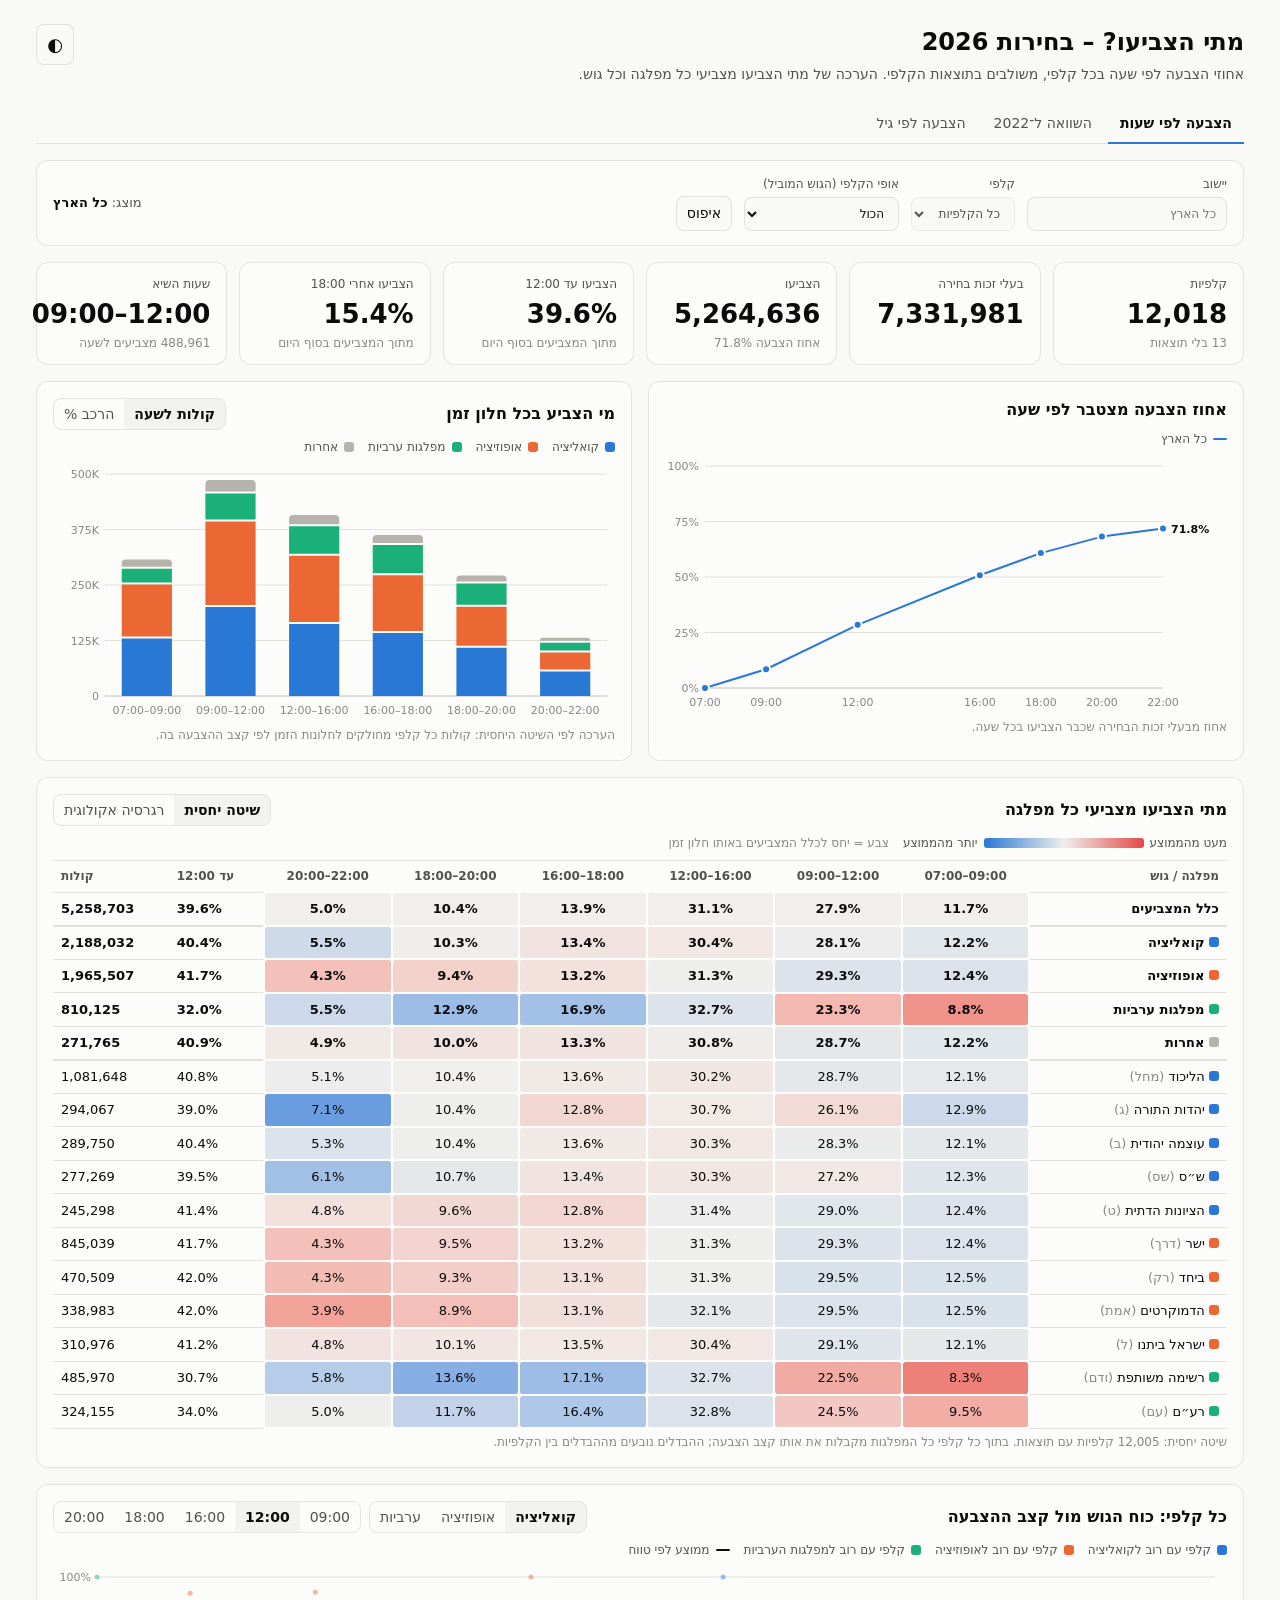
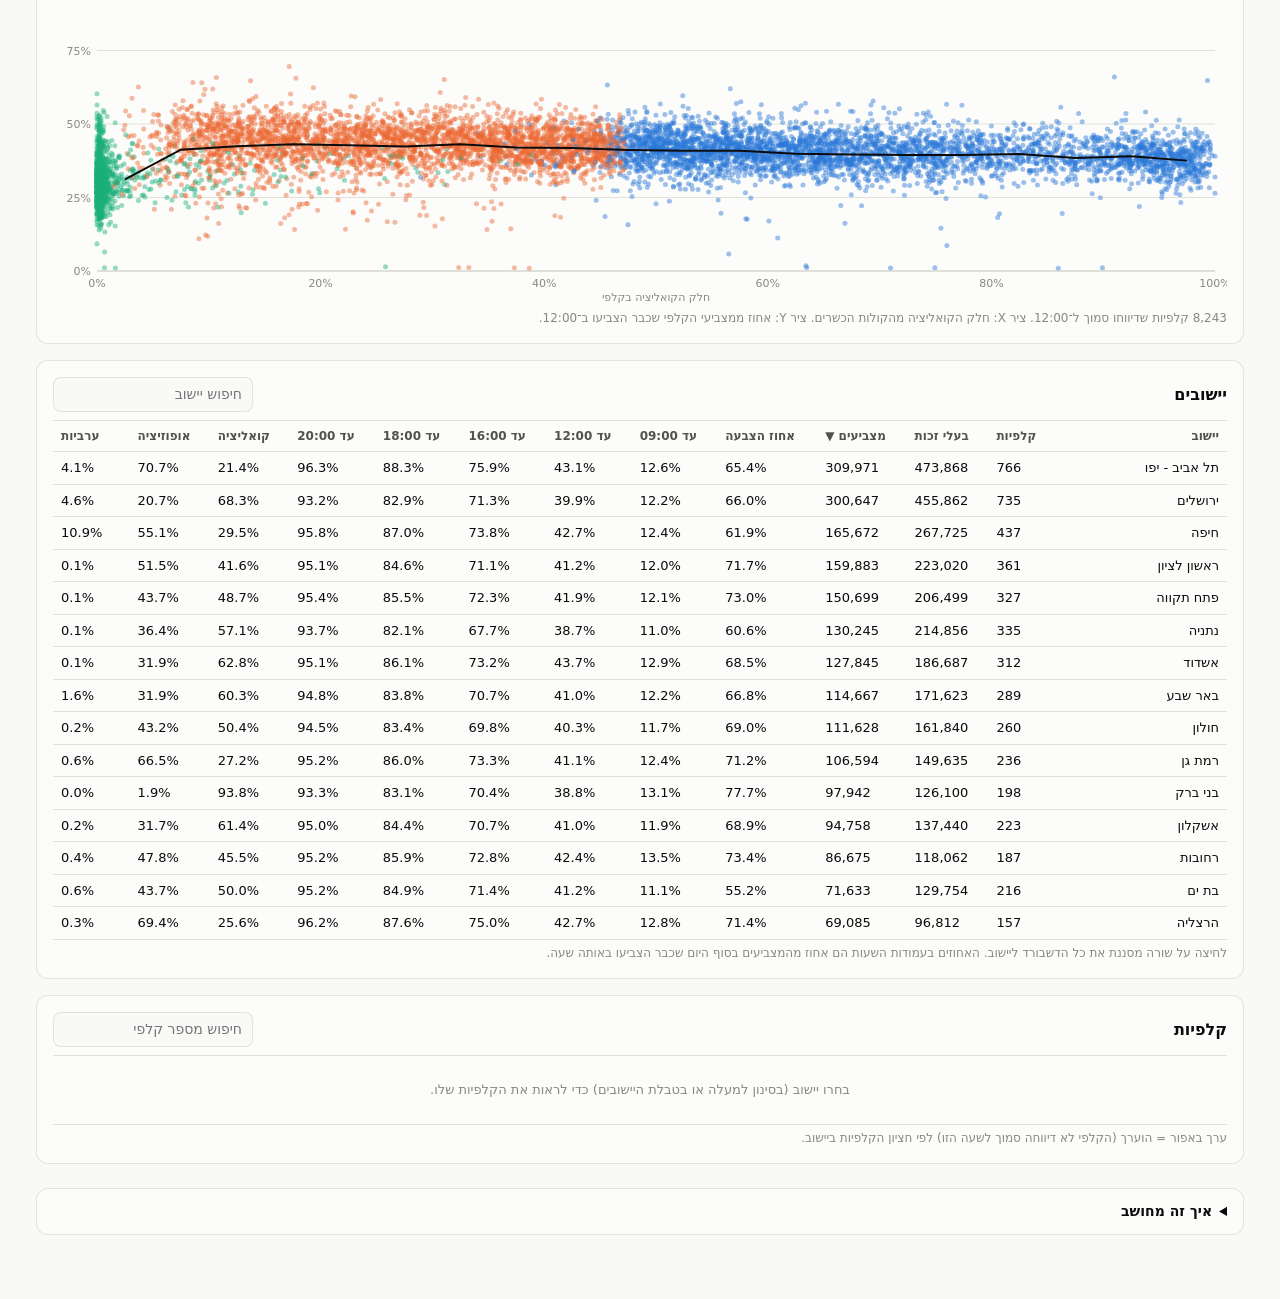
<file: docs/index.html>
<!doctype html>
<html lang="he" dir="rtl">
<head>
<meta charset="utf-8">
<meta name="viewport" content="width=device-width, initial-scale=1">
<title>הצבעה לפי שעות – בחירות 2026</title>
<link rel="stylesheet" href="style.css">
</head>
<body>
<main>
<header>
  <h1>מתי הצביעו? – בחירות 2026</h1>
  <p class="sub">אחוזי הצבעה לפי שעה בכל קלפי, משולבים בתוצאות הקלפי. הערכה של מתי הצביעו מצביעי כל מפלגה וכל גוש.</p>
  <button class="theme" id="theme" title="החלפת ערכת צבעים">◐</button>
</header>
<nav class="tabs"><a href="index.html" class="on">הצבעה לפי שעות</a><a href="compare.html">השוואה ל־2022</a><a href="age.html">הצבעה לפי גיל</a></nav>

<div class="filters">
  <label>יישוב
    <input type="search" id="city" list="cities" placeholder="כל הארץ">
    <datalist id="cities"></datalist>
  </label>
  <label>קלפי
    <select id="box" disabled><option value="">כל הקלפיות</option></select>
  </label>
  <label>אופי הקלפי (הגוש המוביל)
    <select id="lean">
      <option value="">הכול</option>
      <option value="coalition">רוב קואליציוני</option>
      <option value="opposition">רוב אופוזיציוני</option>
      <option value="arab">רוב למפלגות הערביות</option>
    </select>
  </label>
  <button id="reset">איפוס</button>
  <div class="selection" id="selection"></div>
</div>

<div class="kpis" id="kpis"></div>

<div class="grid">
  <section class="card">
    <div class="card-head"><h2>אחוז הצבעה מצטבר לפי שעה</h2></div>
    <div class="legend" id="lineLegend"></div>
    <div class="chart" id="lineChart"></div>
    <p class="note">אחוז מבעלי זכות הבחירה שכבר הצביעו בכל שעה.</p>
  </section>

  <section class="card">
    <div class="card-head">
      <h2>מי הצביע בכל חלון זמן</h2>
      <div class="seg" id="barMode"><button data-v="rate" class="on">קולות לשעה</button><button data-v="share">הרכב %</button></div>
    </div>
    <div class="legend" id="barLegend"></div>
    <div class="chart" id="barChart"></div>
    <p class="note">הערכה לפי השיטה היחסית: קולות כל קלפי מחולקים לחלונות הזמן לפי קצב ההצבעה בה.</p>
  </section>

  <section class="card wide">
    <div class="card-head">
      <h2>מתי הצביעו מצביעי כל מפלגה</h2>
      <div class="seg" id="method"><button data-v="prop" class="on">שיטה יחסית</button><button data-v="reg">רגרסיה אקולוגית</button></div>
    </div>
    <div class="scale"><span>מעט מהממוצע</span><span class="bar"></span><span>יותר מהממוצע</span>
      <span class="note" style="margin:0 8px">צבע = יחס לכלל המצביעים באותו חלון זמן</span></div>
    <div class="tablewrap" style="max-height:none;margin-top:8px"><table class="heat" id="heat"></table></div>
    <p class="note" id="methodNote"></p>
  </section>

  <section class="card wide">
    <div class="card-head">
      <h2>כל קלפי: כוח הגוש מול קצב ההצבעה</h2>
      <div style="display:flex;gap:8px;flex-wrap:wrap">
        <div class="seg" id="scX"><button data-v="coalition" class="on">קואליציה</button><button data-v="opposition">אופוזיציה</button><button data-v="arab">ערביות</button></div>
        <div class="seg" id="scY"><button data-v="0">09:00</button><button data-v="1" class="on">12:00</button><button data-v="2">16:00</button><button data-v="3">18:00</button><button data-v="4">20:00</button></div>
      </div>
    </div>
    <div class="legend" id="scLegend"></div>
    <div class="chart" id="scatter"></div>
    <p class="note" id="scNote"></p>
  </section>

  <section class="card wide">
    <div class="card-head">
      <h2>יישובים</h2>
      <input type="search" id="citySearch" placeholder="חיפוש יישוב">
    </div>
    <div class="tablewrap"><table id="cityTable"></table></div>
    <p class="note">לחיצה על שורה מסננת את כל הדשבורד ליישוב. האחוזים בעמודות השעות הם אחוז מהמצביעים בסוף היום שכבר הצביעו באותה שעה.</p>
  </section>

  <section class="card wide">
    <div class="card-head">
      <h2 id="boxTitle">קלפיות</h2>
      <input type="search" id="boxSearch" placeholder="חיפוש מספר קלפי">
    </div>
    <div class="tablewrap"><table id="boxTable"></table></div>
    <p class="note">ערך באפור = הוערך (הקלפי לא דיווחה סמוך לשעה הזו) לפי חציון הקלפיות ביישוב.</p>
  </section>
</div>

<details>
  <summary>איך זה מחושב</summary>
  <ul>
    <li><b>חיבור הקבצים:</b> הקלפיות מחוברות לפי סמל יישוב + מספר ברזל. <span id="mNoRes"></span> קלפיות שמופיעות בקובצי ההצבעה חסרות בקובץ התוצאות; הן נכללות באחוזי ההצבעה אך לא בחישובי המפלגות. <span id="mNoHourly"></span> קלפיות מופיעות בתוצאות בלי אף דיווח שעתי, ולכן כל השעות שלהן מוערכות לפי היישוב.</li>
    <li><b>מעטפות חיצוניות:</b> כ־<span id="mEnv"></span> קולות במעטפות חיצוניות (חיילים, בתי חולים ועוד) לא שויכו ליישוב ואין להם דיווחי שעות, ולכן הם לא נכללים כאן.</li>
    <li><b>שעת הדיווח האמיתית:</b> לכל דיווח יש שעת עדכון, ולעיתים קלפי בקובץ של 18:00 דיווחה לאחרונה ב־12:11. לכן כל דיווח מטופל כנקודה (שעת עדכון, מספר מצביעים), והערכים לשעות העגולות מחושבים באינטרפולציה בין 07:00 (אפס), הדיווחים, וספירת המצביעים הסופית בקובץ התוצאות.</li>
    <li><b>חוסרים:</b> קלפי שלא דיווחה בטווח של 75 דקות מהשעה מקבלת את חציון היישוב (אחוז מהמצביעים הסופיים), בתוך הגבולות של הדיווחים שלה עצמה. בבוקר זה נפוץ: ב־09:00 <span id="mImp9"></span> קלפיות, ב־12:00 <span id="mImp12"></span>.</li>
    <li><b>השיטה היחסית:</b> אם עד 09:00 הצביעו בקלפי 14% מהמצביעים של סוף היום, מניחים ש־14% מהקולות של כל מפלגה בקלפי ניתנו עד 09:00. זו ההנחה היחידה האפשרית ברמת קלפי בודדת, והיא מניחה שבתוך הקלפי מצביעי כל המפלגות הצביעו באותו קצב.</li>
    <li><b>רגרסיה אקולוגית:</b> בודקת על פני כל הקלפיות שבסינון האם קלפיות שבהן מפלגה חזקה מצביעות מוקדם או מאוחר, ומעריכה את חלק מצביעי כל מפלגה בכל חלון זמן (ריבועים פחותים לא שליליים, עם כיווץ קל לכיוון הממוצע כדי לייצב מפלגות קטנות). היא יכולה לחשוף הבדלים שהשיטה היחסית "מוחקת", אבל היא הערכה סטטיסטית ורגישה לרעש, במיוחד למפלגות קטנות או לסינון צר. נדרשות לפחות 60 קלפיות בלי ערכים משוערים.</li>
    <li><b>"מדגם ארצי"</b> בקובצי ההצבעה (למשל 55.7% ב־16:00) אינו סכום הקלפיות, ולכן לא נעשה בו שימוש. הנתונים כאן הם סכום הקלפיות בפועל.</li>
    <li>מפלגות שאינן ברשימת הגושים מוצגות כ"אחרות" בלבד.</li>
  </ul>
</details>
</main>
<div class="tip" id="tip"></div>

<script src="data.js"></script>
<script>
"use strict";
const D = window.ELECTION_DATA;
const HOURS = D.meta.hours;                       // [9,12,16,18,20]
const POINTS = [7, ...HOURS, 22];                 // cumulative curve x-values
const WINDOWS = POINTS.slice(0, -1).map((h, i) => [h, POINTS[i + 1]]);
// LRI…PDI keeps "07:00–09:00" left-to-right inside Hebrew text
const WLABEL = WINDOWS.map(([a, b]) => `\u2066${pad(a)}–${pad(b)}\u2069`);
const PARTIES = D.meta.parties;
const BLOCS = [
  { key: "coalition", name: "קואליציה" },
  { key: "opposition", name: "אופוזיציה" },
  { key: "arab", name: "מפלגות ערביות" },
];
const BLOC_NAME = Object.fromEntries(BLOCS.map(b => [b.key, b.name]));
BLOC_NAME.other = "אחרות";
const STACK = ["coalition", "opposition", "arab", "other"];
const CITY = D.cities.map(([code, name]) => ({ code, name }));
const fmt = n => Math.round(n).toLocaleString("he-IL");
const pct = (x, d = 1) => (x == null || !isFinite(x)) ? "—" : (x * 100).toFixed(d) + "%";
function pad(h) { return String(h).padStart(2, "0") + ":00"; }
const css = v => getComputedStyle(document.documentElement).getPropertyValue(v).trim();

// ---------- box records ----------
const BOXES = D.boxes.map(([c, box, bzb, final, cum, imp, valid, votes], i) => {
  const curve = [0, ...cum, final];
  const b = { i, c, box, bzb, final, curve, imp, valid, votes };
  if (votes) {
    const bl = { coalition: 0, opposition: 0, arab: 0 };
    votes.forEach((v, k) => bl[PARTIES[k].bloc] += v);
    bl.other = valid - bl.coalition - bl.opposition - bl.arab;
    b.blocs = bl;
    b.invalid = final - valid;
    b.lean = BLOCS.map(x => x.key).reduce((a, k) => bl[k] > bl[a] ? k : a, "coalition");
  }
  return b;
});
const byCity = CITY.map(() => []);
BOXES.forEach(b => byCity[b.c].push(b));

// ---------- state ----------
const state = { city: null, box: null, lean: "", barMode: "rate", method: "prop", scX: "coalition", scY: 1,
                citySort: { key: "voters", dir: -1 }, citySearch: "", boxSearch: "" };

function selected() {
  let bs = state.city == null ? BOXES : byCity[state.city];
  if (state.box != null) bs = [BOXES[state.box]];
  if (state.lean) bs = bs.filter(b => b.lean === state.lean);
  return bs;
}

// ---------- aggregation ----------
function aggregate(bs) {
  const a = { n: bs.length, bzb: 0, final: 0, curve: POINTS.map(() => 0), nRes: 0,
              resFinal: 0, win: WINDOWS.map(() => 0),
              party: PARTIES.map(() => ({ total: 0, win: WINDOWS.map(() => 0) })),
              bloc: Object.fromEntries(STACK.map(k => [k, { total: 0, win: WINDOWS.map(() => 0) }])) };
  for (const b of bs) {
    a.bzb += b.bzb; a.final += b.final;
    b.curve.forEach((v, k) => a.curve[k] += v);
    if (!b.votes) continue;
    a.nRes++; a.resFinal += b.final;
    for (let w = 0; w < WINDOWS.length; w++) {
      const share = (b.curve[w + 1] - b.curve[w]) / b.final;
      a.win[w] += b.final * share;
      b.votes.forEach((v, k) => a.party[k].win[w] += v * share);
      for (const k of STACK) a.bloc[k].win[w] += b.blocs[k] * share;
    }
    b.votes.forEach((v, k) => a.party[k].total += v);
    for (const k of STACK) a.bloc[k].total += b.blocs[k];
  }
  return a;
}
const NATIONAL = aggregate(BOXES);

// ---------- ecological regression (non-negative least squares) ----------
function nnls(G, c, iters = 3000) {
  const k = c.length, x = new Array(k).fill(0);
  for (let it = 0; it < iters; it++) {
    let moved = 0;
    for (let j = 0; j < k; j++) {
      if (G[j][j] <= 0) continue;
      let g = c[j];
      for (let m = 0; m < k; m++) g -= G[j][m] * x[m];
      const nx = Math.max(0, x[j] + g / G[j][j]);
      moved = Math.max(moved, Math.abs(nx - x[j])); x[j] = nx;
    }
    if (moved < 1e-7) break;
  }
  return x;
}
// columns: given groups + other parties + invalid. Returns per-column fraction of its voters in each window.
// A mild ridge pulls each estimate toward the all-voters share, so collinear or thin columns don't swing to 0.
const RIDGE = 0.1;
function regress(bs, columnsOf, nCols) {
  const rows = bs.filter(b => b.votes && b.imp === 0);
  if (rows.length < 60) return { ok: false, n: rows.length };
  const k = nCols, G = [...Array(k)].map(() => new Array(k).fill(0));
  const C = WINDOWS.map(() => new Array(k).fill(0)), tot = new Array(k).fill(0);
  for (const b of rows) {
    const x = columnsOf(b);
    for (let j = 0; j < k; j++) {
      tot[j] += x[j];
      if (!x[j]) continue;
      for (let m = 0; m < k; m++) G[j][m] += x[j] * x[m];
      for (let w = 0; w < WINDOWS.length; w++) C[w][j] += x[j] * (b.curve[w + 1] - b.curve[w]);
    }
  }
  const finalSum = rows.reduce((s, b) => s + b.final, 0);
  const prior = WINDOWS.map((_, w) => rows.reduce((s, b) => s + b.curve[w + 1] - b.curve[w], 0) / finalSum);
  const Gr = G.map((r, j) => r.map((v, m) => j === m ? v * (1 + RIDGE) : v));
  const beta = WINDOWS.map((_, w) => nnls(Gr, C[w].map((v, j) => v + RIDGE * G[j][j] * prior[w])));
  const out = [];
  for (let j = 0; j < k; j++) {
    const s = beta.reduce((a, bw) => a + bw[j], 0);
    out.push(tot[j] < 1500 || s <= 0 ? null : beta.map(bw => bw[j] / s));
  }
  return { ok: true, n: rows.length, out };
}
const partyCols = b => [...b.votes, b.blocs.other, b.invalid];
const blocCols = b => [b.blocs.coalition, b.blocs.opposition, b.blocs.arab, b.blocs.other, b.invalid];

// ---------- tooltip ----------
const tip = document.getElementById("tip");
function showTip(ev, title, rows) {
  tip.innerHTML = `<div class="t">${title}</div>` + rows.map(([label, val, color]) =>
    `<div class="r"><span>${color ? `<i class="sw" style="background:${color}"></i>` : ""}${label}</span><span>${val}</span></div>`).join("");
  tip.style.display = "block";
  const r = tip.getBoundingClientRect();
  let x = ev.clientX + 14, y = ev.clientY + 14;
  if (x + r.width > innerWidth - 8) x = ev.clientX - r.width - 14;
  if (y + r.height > innerHeight - 8) y = ev.clientY - r.height - 14;
  tip.style.left = Math.max(8, x) + "px"; tip.style.top = Math.max(8, y) + "px";
}
function hideTip() { tip.style.display = "none"; }

// ---------- svg helpers ----------
const NS = "http://www.w3.org/2000/svg";
function el(tag, attrs = {}, parent) {
  const e = document.createElementNS(NS, tag);
  for (const k in attrs) e.setAttribute(k, attrs[k]);
  if (parent) parent.appendChild(e);
  return e;
}
function niceMax(v) {
  if (v <= 0) return 1;
  const p = Math.pow(10, Math.floor(Math.log10(v))), f = v / p;
  return (f <= 1 ? 1 : f <= 2 ? 2 : f <= 2.5 ? 2.5 : f <= 5 ? 5 : 10) * p;
}
function legend(id, items) {
  document.getElementById(id).innerHTML = items.map(([name, color, line]) =>
    `<span><i class="sw${line ? " line" : ""}" style="background:${color}"></i>${name}</span>`).join("");
}

// ---------- line chart: cumulative turnout ----------
function drawLine(sel, agg) {
  const host = document.getElementById("lineChart");
  host.innerHTML = "";
  const W = host.clientWidth, H = 260, m = { l: 40, r: 64, t: 12, b: 26 };
  const svg = el("svg", { viewBox: `0 0 ${W} ${H}`, height: H }, host);
  const x = h => m.l + (h - 7) / 15 * (W - m.l - m.r);
  const series = [{ name: sel, color: css("--accent"), v: agg.curve.map(c => c / agg.bzb) }];
  if (state.city != null || state.box != null || state.lean)
    series.push({ name: "כל הארץ", color: css("--national"), v: NATIONAL.curve.map(c => c / NATIONAL.bzb) });
  const ymax = Math.min(1, niceMax(Math.max(...series.flatMap(s => s.v)) * 1.05));
  const y = v => H - m.b - v / ymax * (H - m.t - m.b);
  for (let t = 0; t <= 4; t++) {
    const v = ymax * t / 4;
    el("line", { x1: m.l, x2: W - m.r, y1: y(v), y2: y(v), stroke: t ? css("--grid") : css("--axis") }, svg);
    el("text", { x: m.l - 6, y: y(v) + 4, "text-anchor": "end" }, svg).textContent = Math.round(v * 100) + "%";
  }
  let lastX = -1e9;
  POINTS.forEach(h => {
    if (h !== 22 && (x(h) - lastX < 40 || x(22) - x(h) < 40)) return;
    lastX = x(h); el("text", { x: x(h), y: H - 8, "text-anchor": "middle" }, svg).textContent = pad(h);
  });
  const cross = el("line", { y1: m.t, y2: H - m.b, stroke: css("--axis"), visibility: "hidden" }, svg);
  series.slice().reverse().forEach(s => {
    el("polyline", { points: s.v.map((v, k) => `${x(POINTS[k])},${y(v)}`).join(" "), fill: "none",
      stroke: s.color, "stroke-width": 2, "stroke-linejoin": "round" }, svg);
    s.v.forEach((v, k) => el("circle", { cx: x(POINTS[k]), cy: y(v), r: 4, fill: s.color,
      stroke: css("--surface"), "stroke-width": 2 }, svg));
  });
  // direct label at the end of each line, nudged apart if they collide
  const ends = series.map(s => ({ s, yy: y(s.v[s.v.length - 1]) })).sort((a, b) => a.yy - b.yy);
  for (let k = 1; k < ends.length; k++) if (ends[k].yy - ends[k - 1].yy < 14) ends[k].yy = ends[k - 1].yy + 14;
  ends.forEach(({ s, yy }) => {
    const t = el("text", { x: W - m.r + 8, y: yy + 4, "text-anchor": "start" }, svg);
    t.textContent = pct(s.v[s.v.length - 1]); t.style.fill = css("--ink"); t.style.fontWeight = 600;
  });
  legend("lineLegend", series.map(s => [s.name, s.color, true]));
  const hit = el("rect", { x: m.l, y: m.t, width: W - m.l - m.r, height: H - m.t - m.b, fill: "transparent" }, svg);
  hit.addEventListener("mousemove", ev => {
    const r = svg.getBoundingClientRect(), px = (ev.clientX - r.left) * W / r.width;
    let k = 0; POINTS.forEach((h, j) => { if (Math.abs(x(h) - px) < Math.abs(x(POINTS[k]) - px)) k = j; });
    cross.setAttribute("x1", x(POINTS[k])); cross.setAttribute("x2", x(POINTS[k])); cross.setAttribute("visibility", "visible");
    const rows = series.map(s => [s.name, pct(s.v[k]), s.color]);
    if (k > 0 && k < POINTS.length - 1) rows.push(["חלק מהמצביעים הסופיים", pct(agg.curve[k] / agg.final)]);
    rows.push(["מצביעים", fmt(agg.curve[k])]);
    showTip(ev, `עד ${pad(POINTS[k])}`, rows);
  });
  hit.addEventListener("mouseleave", () => { cross.setAttribute("visibility", "hidden"); hideTip(); });
}

// ---------- stacked bar: who voted in each window ----------
function drawBars(agg) {
  const host = document.getElementById("barChart");
  host.innerHTML = "";
  legend("barLegend", STACK.map(k => [BLOC_NAME[k], css("--" + k)]));
  if (!agg.nRes) { host.innerHTML = `<div class="empty">אין תוצאות לקלפיות שנבחרו</div>`; return; }
  const W = host.clientWidth, H = 260, m = { l: 52, r: 8, t: 12, b: 26 };
  const svg = el("svg", { viewBox: `0 0 ${W} ${H}`, height: H }, host);
  const rate = state.barMode === "rate";
  const vals = WINDOWS.map(([a, b], w) => {
    const tot = STACK.reduce((s, k) => s + agg.bloc[k].win[w], 0);
    return STACK.map(k => rate ? agg.bloc[k].win[w] / (b - a) : agg.bloc[k].win[w] / tot);
  });
  const ymax = rate ? niceMax(Math.max(...vals.map(v => v.reduce((a, b) => a + b, 0)))) : 1;
  const y = v => H - m.b - v / ymax * (H - m.t - m.b);
  for (let t = 0; t <= 4; t++) {
    const v = ymax * t / 4;
    el("line", { x1: m.l, x2: W - m.r, y1: y(v), y2: y(v), stroke: t ? css("--grid") : css("--axis") }, svg);
    el("text", { x: m.l - 6, y: y(v) + 4, "text-anchor": "end" }, svg).textContent =
      rate ? (v >= 1000 ? fmt(v / 1000) + "K" : fmt(v)) : Math.round(v * 100) + "%";
  }
  const band = (W - m.l - m.r) / WINDOWS.length, bw = Math.min(56, band * 0.6);
  vals.forEach((v, w) => {
    const cx = m.l + band * (w + 0.5);
    el("text", { x: cx, y: H - 8, "text-anchor": "middle" }, svg).textContent =
      band < 76 ? `${String(WINDOWS[w][0]).padStart(2, "0")}–${String(WINDOWS[w][1]).padStart(2, "0")}` : WLABEL[w];
    let acc = 0;
    const top = v.reduce((a, b, k) => b > 0 ? k : a, 0);
    v.forEach((val, k) => {
      if (val <= 0) return;
      const y0 = y(acc), y1 = y(acc + val); acc += val;
      const h = Math.max(0, y0 - y1 - (k === top ? 0 : 2)), x0 = cx - bw / 2;
      const r = k === top ? Math.min(4, h) : 0;
      el("path", { d: `M${x0},${y0}V${y0 - h + r}q0,-${r} ${r},-${r}H${x0 + bw - r}q${r},0 ${r},${r}V${y0}Z`,
        fill: css("--" + STACK[k]) }, svg);
    });
    const hit = el("rect", { x: cx - band / 2, y: m.t, width: band, height: H - m.t - m.b, fill: "transparent" }, svg);
    hit.addEventListener("mousemove", ev => {
      const totVotes = STACK.reduce((s, k) => s + agg.bloc[k].win[w], 0);
      showTip(ev, `${WLABEL[w]} · ${fmt(totVotes)} קולות כשרים (הערכה)`, STACK.map(k =>
        [BLOC_NAME[k], `${fmt(agg.bloc[k].win[w])} · ${pct(agg.bloc[k].win[w] / totVotes)}`, css("--" + k)]));
    });
    hit.addEventListener("mouseleave", hideTip);
  });
}

// ---------- heat table: when each party's voters voted ----------
function heatColor(ratio) {
  if (ratio == null || !isFinite(ratio) || ratio <= 0) return "transparent";
  const t = Math.max(-1, Math.min(1, Math.log2(ratio) / 0.5));
  const pctMix = Math.round(Math.abs(t) * 70);
  return `color-mix(in oklab, var(${t >= 0 ? "--pos" : "--neg"}) ${pctMix}%, var(--mid))`;
}
function drawHeat(bs, agg) {
  const tbl = document.getElementById("heat");
  const note = document.getElementById("methodNote");
  if (!agg.nRes) { tbl.innerHTML = `<tr><td class="empty">אין תוצאות לקלפיות שנבחרו</td></tr>`; note.textContent = ""; return; }
  const all = agg.win.map(v => v / agg.resFinal);           // all voters' share in each window
  let partyShares, blocShares;
  if (state.method === "prop") {
    partyShares = agg.party.map(p => p.total ? p.win.map(v => v / p.total) : null);
    blocShares = STACK.map(k => agg.bloc[k].total ? agg.bloc[k].win.map(v => v / agg.bloc[k].total) : null);
    note.textContent = `שיטה יחסית: ${fmt(agg.nRes)} קלפיות עם תוצאות. בתוך כל קלפי כל המפלגות מקבלות את אותו קצב הצבעה; ההבדלים נובעים מההבדלים בין הקלפיות.`;
  } else {
    const rp = regress(bs, partyCols, PARTIES.length + 2), rb = regress(bs, blocCols, 5);
    if (!rp.ok) {
      tbl.innerHTML = `<tr><td class="empty">רגרסיה דורשת לפחות 60 קלפיות בלי ערכים משוערים (יש ${rp.n}). הרחיבו את הסינון או עברו לשיטה היחסית.</td></tr>`;
      note.textContent = ""; return;
    }
    partyShares = rp.out.slice(0, PARTIES.length);
    blocShares = rb.out.slice(0, 4);
    note.textContent = `רגרסיה אקולוגית על ${fmt(rp.n)} קלפיות בלי ערכים משוערים. הערכה סטטיסטית: למפלגות קטנות או בסינון צר התוצאה רועשת. "—" = מעט מדי קולות להערכה.`;
  }
  const row = (name, shares, total, color, cls = "") => {
    const cells = WINDOWS.map((_, w) => {
      const s = shares ? shares[w] : null;
      const ratio = s == null ? null : s / all[w];
      return `<td class="c" style="background:${heatColor(ratio)}" title="${s == null ? "" : "פי " + ratio.toFixed(2) + " מכלל המצביעים"}">${pct(s)}</td>`;
    }).join("");
    const by12 = shares ? shares[0] + shares[1] : null;
    return `<tr class="${cls}"><td>${color ? `<i class="sw" style="background:${color}"></i> ` : ""}${name}</td>${cells}
      <td class="n">${pct(by12)}</td><td class="n">${fmt(total)}</td></tr>`;
  };
  let html = `<thead><tr><th>מפלגה / גוש</th>${WLABEL.map(l => `<th class="n" style="text-align:center">${l}</th>`).join("")}
    <th class="n">עד 12:00</th><th class="n">קולות</th></tr></thead><tbody>`;
  html += row("כלל המצביעים", all, agg.resFinal, null, "group");
  STACK.forEach((k, j) => html += row(BLOC_NAME[k], blocShares[j], agg.bloc[k].total, css("--" + k), j === 0 ? "group sep" : "group"));
  PARTIES.forEach((p, k) => html += row(`${p.name} <span class="imp">(${p.code})</span>`, partyShares[k], agg.party[k].total,
    css("--" + p.bloc), k === 0 ? "sep" : ""));
  tbl.innerHTML = html + "</tbody>";
}

// ---------- scatter: bloc share vs voting pace ----------
function drawScatter(bs) {
  const host = document.getElementById("scatter");
  host.innerHTML = "";
  legend("scLegend", [...BLOCS.map(b => [`קלפי עם רוב ל${b.key === "arab" ? "מפלגות הערביות" : b.name}`, css("--" + b.key)]),
                      ["ממוצע לפי טווח", css("--ink"), true]]);
  const hi = state.scY, X = state.scX;
  const pts = bs.filter(b => b.votes && b.valid > 0 && !(b.imp & (1 << hi)))
                .map(b => ({ b, x: b.blocs[X] / b.valid, y: b.curve[hi + 1] / b.final }));
  document.getElementById("scNote").textContent =
    `${fmt(pts.length)} קלפיות שדיווחו סמוך ל־${pad(HOURS[hi])}. ציר X: חלק ה${BLOC_NAME[X]} מהקולות הכשרים. ציר Y: אחוז ממצביעי הקלפי שכבר הצביעו ב־${pad(HOURS[hi])}.`;
  if (!pts.length) { host.innerHTML = `<div class="empty">אין קלפיות להצגה</div>`; return; }
  const W = host.clientWidth, H = 340, m = { l: 44, r: 12, t: 12, b: 34 };
  const ymax = Math.min(1, niceMax(Math.max(...pts.map(p => p.y)) * 1.02));
  const sx = v => m.l + v * (W - m.l - m.r), sy = v => H - m.b - v / ymax * (H - m.t - m.b);
  const dpr = devicePixelRatio || 1;
  const cv = document.createElement("canvas");
  cv.width = W * dpr; cv.height = H * dpr; cv.style.height = H + "px";
  host.appendChild(cv);
  const g = cv.getContext("2d"); g.scale(dpr, dpr);
  g.font = "11px system-ui, sans-serif";
  g.strokeStyle = css("--grid"); g.fillStyle = css("--muted"); g.lineWidth = 1;
  g.textAlign = "right";
  for (let t = 0; t <= 4; t++) {
    const v = ymax * t / 4; g.beginPath(); g.moveTo(m.l, sy(v)); g.lineTo(W - m.r, sy(v));
    g.strokeStyle = t ? css("--grid") : css("--axis"); g.stroke();
    g.fillText(Math.round(v * 100) + "%", m.l - 6, sy(v) + 4);
  }
  g.textAlign = "center";
  for (let t = 0; t <= 10; t += 2) g.fillText(t * 10 + "%", sx(t / 10), H - m.b + 16);
  g.fillText(`חלק ה${BLOC_NAME[X]} בקלפי`, (m.l + W - m.r) / 2, H - 4);
  const r = pts.length > 3000 ? 2.5 : 4;
  g.globalAlpha = pts.length > 3000 ? 0.45 : 0.75;
  for (const p of pts) { g.fillStyle = css("--" + p.b.lean); g.beginPath(); g.arc(sx(p.x), sy(p.y), r, 0, 7); g.fill(); }
  g.globalAlpha = 1;
  // binned mean
  const bins = [...Array(20)].map(() => [0, 0]);
  for (const p of pts) { const k = Math.min(19, Math.floor(p.x * 20)); bins[k][0] += p.y * p.b.final; bins[k][1] += p.b.final; }
  g.strokeStyle = css("--ink"); g.lineWidth = 2; g.beginPath(); let started = false;
  bins.forEach(([s, n], k) => {
    if (n < 2000) return;
    const px = sx((k + 0.5) / 20), py = sy(s / n);
    started ? g.lineTo(px, py) : g.moveTo(px, py); started = true;
  });
  g.stroke();
  // hover: nearest point
  cv.addEventListener("mousemove", ev => {
    const rc = cv.getBoundingClientRect(), mx = ev.clientX - rc.left, my = ev.clientY - rc.top;
    let best = null, bd = 100;
    for (const p of pts) { const d = (sx(p.x) - mx) ** 2 + (sy(p.y) - my) ** 2; if (d < bd) { bd = d; best = p; } }
    if (!best) return hideTip();
    const b = best.b;
    showTip(ev, `${CITY[b.c].name} · קלפי ${b.box}`, [
      [`עד ${pad(HOURS[hi])}`, pct(best.y)],
      ...BLOCS.map(x => [x.name, pct(b.blocs[x.key] / b.valid), css("--" + x.key)]),
      ["אחוז הצבעה סופי", pct(b.final / b.bzb)],
    ]);
  });
  cv.addEventListener("mouseleave", hideTip);
  cv.addEventListener("click", ev => { /* reuse hover target */ });
}

// ---------- city table ----------
function cityRows() {
  return CITY.map((c, ci) => {
    let bs = byCity[ci]; if (state.lean) bs = bs.filter(b => b.lean === state.lean);
    if (!bs.length) return null;
    const a = aggregate(bs), valid = STACK.reduce((s, k) => s + a.bloc[k].total, 0);
    return { ci, name: c.name, n: bs.length, bzb: a.bzb, voters: a.final, turnout: a.final / a.bzb,
      h: HOURS.map((_, k) => a.curve[k + 1] / a.final),
      coalition: valid ? a.bloc.coalition.total / valid : null, opposition: valid ? a.bloc.opposition.total / valid : null,
      arab: valid ? a.bloc.arab.total / valid : null };
  }).filter(Boolean);
}
let CITY_CACHE = null, CITY_CACHE_LEAN = null;
function drawCities() {
  if (CITY_CACHE_LEAN !== state.lean) { CITY_CACHE = cityRows(); CITY_CACHE_LEAN = state.lean; }
  const cols = [["name", "יישוב"], ["n", "קלפיות"], ["bzb", "בעלי זכות"], ["voters", "מצביעים"], ["turnout", "אחוז הצבעה"],
    ...HOURS.map((h, k) => ["h" + k, "עד " + pad(h)]), ["coalition", "קואליציה"], ["opposition", "אופוזיציה"], ["arab", "ערביות"]];
  const val = (r, k) => k[0] === "h" && k.length === 2 ? r.h[+k[1]] : r[k];
  const { key, dir } = state.citySort, q = state.citySearch.trim();
  const rows = CITY_CACHE.filter(r => !q || r.name.includes(q))
    .sort((a, b) => key === "name" ? dir * a.name.localeCompare(b.name, "he") : dir * ((val(a, key) ?? -1) - (val(b, key) ?? -1)));
  const cell = (r, k) => k === "name" ? `<td>${r.name}</td>` :
    `<td class="n">${["n", "bzb", "voters"].includes(k) ? fmt(val(r, k)) : pct(val(r, k))}</td>`;
  document.getElementById("cityTable").innerHTML =
    `<thead><tr>${cols.map(([k, l]) => `<th class="sortable ${k === "name" ? "" : "n"}" data-k="${k}">${l}${key === k ? (dir > 0 ? " ▲" : " ▼") : ""}</th>`).join("")}</tr></thead>
     <tbody>${rows.map(r => `<tr class="click" data-ci="${r.ci}">${cols.map(([k]) => cell(r, k)).join("")}</tr>`).join("")}</tbody>`;
}

// ---------- box table ----------
function drawBoxes(bs) {
  const title = document.getElementById("boxTitle");
  const tbl = document.getElementById("boxTable");
  if (state.city == null) {
    title.textContent = "קלפיות";
    tbl.innerHTML = `<tr><td class="empty">בחרו יישוב (בסינון למעלה או בטבלת היישובים) כדי לראות את הקלפיות שלו.</td></tr>`;
    return;
  }
  const q = state.boxSearch.trim();
  const rows = bs.filter(b => !q || String(b.box).startsWith(q));
  title.textContent = `קלפיות ב${CITY[state.city].name} (${fmt(rows.length)})`;
  const head = `<thead><tr><th>קלפי</th><th class="n">בעלי זכות</th><th class="n">מצביעים</th><th class="n">אחוז הצבעה</th>
    ${HOURS.map(h => `<th class="n">עד ${pad(h)}</th>`).join("")}
    <th class="n">קואליציה</th><th class="n">אופוזיציה</th><th class="n">ערביות</th><th>גוש מוביל</th></tr></thead>`;
  const body = rows.map(b => `<tr class="click" data-bi="${b.i}"><td>${b.box}</td><td class="n">${fmt(b.bzb)}</td>
    <td class="n">${fmt(b.final)}</td><td class="n">${pct(b.final / b.bzb)}</td>
    ${HOURS.map((_, k) => `<td class="n${b.imp & (1 << k) ? " imp" : ""}">${pct(b.curve[k + 1] / b.final)}</td>`).join("")}
    ${BLOCS.map(x => `<td class="n">${b.votes ? pct(b.blocs[x.key] / b.valid) : "—"}</td>`).join("")}
    <td>${b.lean ? `<i class="sw" style="background:${css("--" + b.lean)}"></i> ${BLOC_NAME[b.lean]}` : "אין תוצאות"}</td></tr>`).join("");
  tbl.innerHTML = head + `<tbody>${body}</tbody>`;
}

// ---------- KPIs ----------
function drawKpis(agg) {
  const rates = WINDOWS.map(([a, b], w) => (agg.curve[w + 1] - agg.curve[w]) / (b - a));
  const peak = rates.indexOf(Math.max(...rates));
  const items = [
    ["קלפיות", fmt(agg.n), agg.nRes < agg.n ? `${fmt(agg.n - agg.nRes)} בלי תוצאות` : "כולן עם תוצאות"],
    ["בעלי זכות בחירה", fmt(agg.bzb), ""],
    ["הצביעו", fmt(agg.final), `אחוז הצבעה ${pct(agg.final / agg.bzb)}`],
    ["הצביעו עד 12:00", pct(agg.curve[2] / agg.final), "מתוך המצביעים בסוף היום"],
    ["הצביעו אחרי 18:00", pct((agg.final - agg.curve[4]) / agg.final), "מתוך המצביעים בסוף היום"],
    ["שעות השיא", WLABEL[peak], `${fmt(rates[peak])} מצביעים לשעה`],
  ];
  document.getElementById("kpis").innerHTML = items.map(([k, v, d]) =>
    `<div class="kpi"><div class="k">${k}</div><div class="v">${v}</div><div class="d">${d}</div></div>`).join("");
}

// ---------- render ----------
function selectionLabel() {
  const parts = [];
  parts.push(state.city == null ? "כל הארץ" : CITY[state.city].name);
  if (state.box != null) parts.push("קלפי " + BOXES[state.box].box);
  if (state.lean) parts.push({ coalition: "רוב קואליציוני", opposition: "רוב אופוזיציוני", arab: "רוב למפלגות הערביות" }[state.lean]);
  return parts.join(" · ");
}
function render() {
  const bs = selected(), agg = aggregate(bs), label = selectionLabel();
  document.getElementById("selection").innerHTML = `מוצג: <b>${label}</b>`;
  drawKpis(agg);
  if (!bs.length) {
    for (const id of ["lineChart", "barChart", "scatter"]) document.getElementById(id).innerHTML = `<div class="empty">אין קלפיות שמתאימות לסינון</div>`;
    document.getElementById("heat").innerHTML = "";
  } else {
    drawLine(label, agg); drawBars(agg); drawHeat(bs, agg); drawScatter(bs);
  }
  drawCities(); drawBoxes(state.box != null ? byCity[state.city] : bs);
}

// ---------- controls ----------
const cityInput = document.getElementById("city"), boxSel = document.getElementById("box");
document.getElementById("cities").innerHTML = CITY.map(c => `<option value="${c.name}">`).join("");
function setCity(ci) {
  state.city = ci; state.box = null;
  cityInput.value = ci == null ? "" : CITY[ci].name;
  boxSel.disabled = ci == null;
  boxSel.innerHTML = `<option value="">כל הקלפיות</option>` +
    (ci == null ? "" : byCity[ci].map(b => `<option value="${b.i}">קלפי ${b.box}</option>`).join(""));
  state.boxSearch = ""; document.getElementById("boxSearch").value = "";
  render();
}
cityInput.addEventListener("change", () => {
  const v = cityInput.value.trim();
  const ci = CITY.findIndex(c => c.name === v);
  if (!v) setCity(null); else if (ci >= 0) setCity(ci);
});
cityInput.addEventListener("input", () => { if (!cityInput.value) setCity(null); });
boxSel.addEventListener("change", () => { state.box = boxSel.value === "" ? null : +boxSel.value; render(); });
document.getElementById("lean").addEventListener("change", e => { state.lean = e.target.value; render(); });
document.getElementById("reset").addEventListener("click", () => {
  state.lean = ""; document.getElementById("lean").value = ""; setCity(null);
});
function seg(id, key, num) {
  const g = document.getElementById(id);
  g.addEventListener("click", e => {
    const b = e.target.closest("button"); if (!b) return;
    g.querySelectorAll("button").forEach(x => x.classList.toggle("on", x === b));
    state[key] = num ? +b.dataset.v : b.dataset.v; render();
  });
}
seg("barMode", "barMode"); seg("method", "method"); seg("scX", "scX"); seg("scY", "scY", true);
document.getElementById("cityTable").addEventListener("click", e => {
  const th = e.target.closest("th.sortable");
  if (th) {
    const k = th.dataset.k;
    state.citySort = state.citySort.key === k ? { key: k, dir: -state.citySort.dir } : { key: k, dir: k === "name" ? 1 : -1 };
    return drawCities();
  }
  const tr = e.target.closest("tr[data-ci]");
  if (tr) { setCity(+tr.dataset.ci); scrollTo({ top: 0, behavior: "smooth" }); }
});
document.getElementById("boxTable").addEventListener("click", e => {
  const tr = e.target.closest("tr[data-bi]"); if (!tr) return;
  state.box = +tr.dataset.bi; boxSel.value = tr.dataset.bi; render(); scrollTo({ top: 0, behavior: "smooth" });
});
document.getElementById("citySearch").addEventListener("input", e => { state.citySearch = e.target.value; drawCities(); });
document.getElementById("boxSearch").addEventListener("input", e => {
  state.boxSearch = e.target.value; drawBoxes(state.box != null ? byCity[state.city] : selected());
});
document.getElementById("theme").addEventListener("click", () => {
  const root = document.documentElement;
  const dark = root.dataset.theme ? root.dataset.theme === "dark" : matchMedia("(prefers-color-scheme: dark)").matches;
  root.dataset.theme = dark ? "light" : "dark";
  try { localStorage.setItem("theme", root.dataset.theme); } catch (e) {}
  render();
});
try { const t = localStorage.getItem("theme"); if (t) document.documentElement.dataset.theme = t; } catch (e) {}
for (const [id, v] of [["mNoRes", D.meta.boxes_without_results], ["mNoHourly", D.meta.boxes_without_hourly],
  ["mEnv", D.meta.envelope_voters], ["mImp9", D.meta.imputed_per_hour[0]], ["mImp12", D.meta.imputed_per_hour[1]]])
  document.getElementById(id).textContent = fmt(v);
let rt; addEventListener("resize", () => { clearTimeout(rt); rt = setTimeout(render, 150); });
render();
</script>
</body>
</html>
</file>
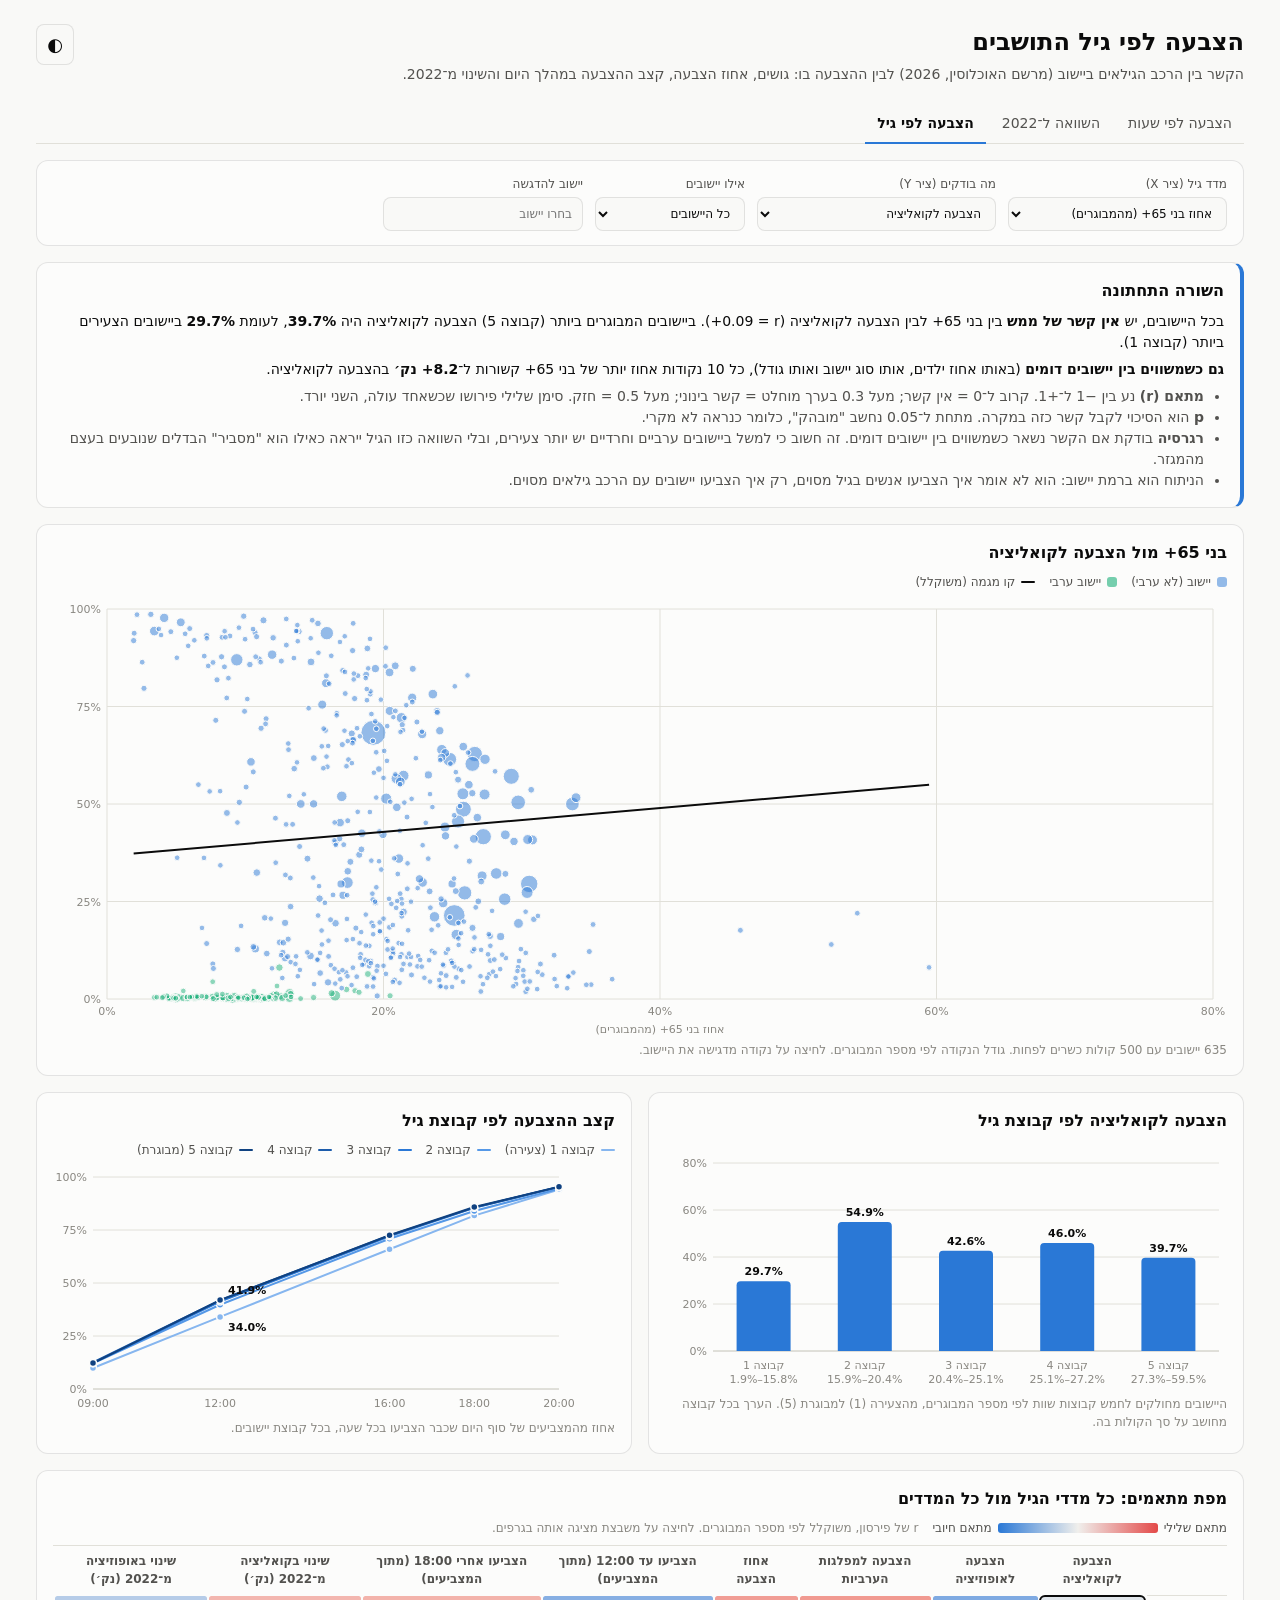
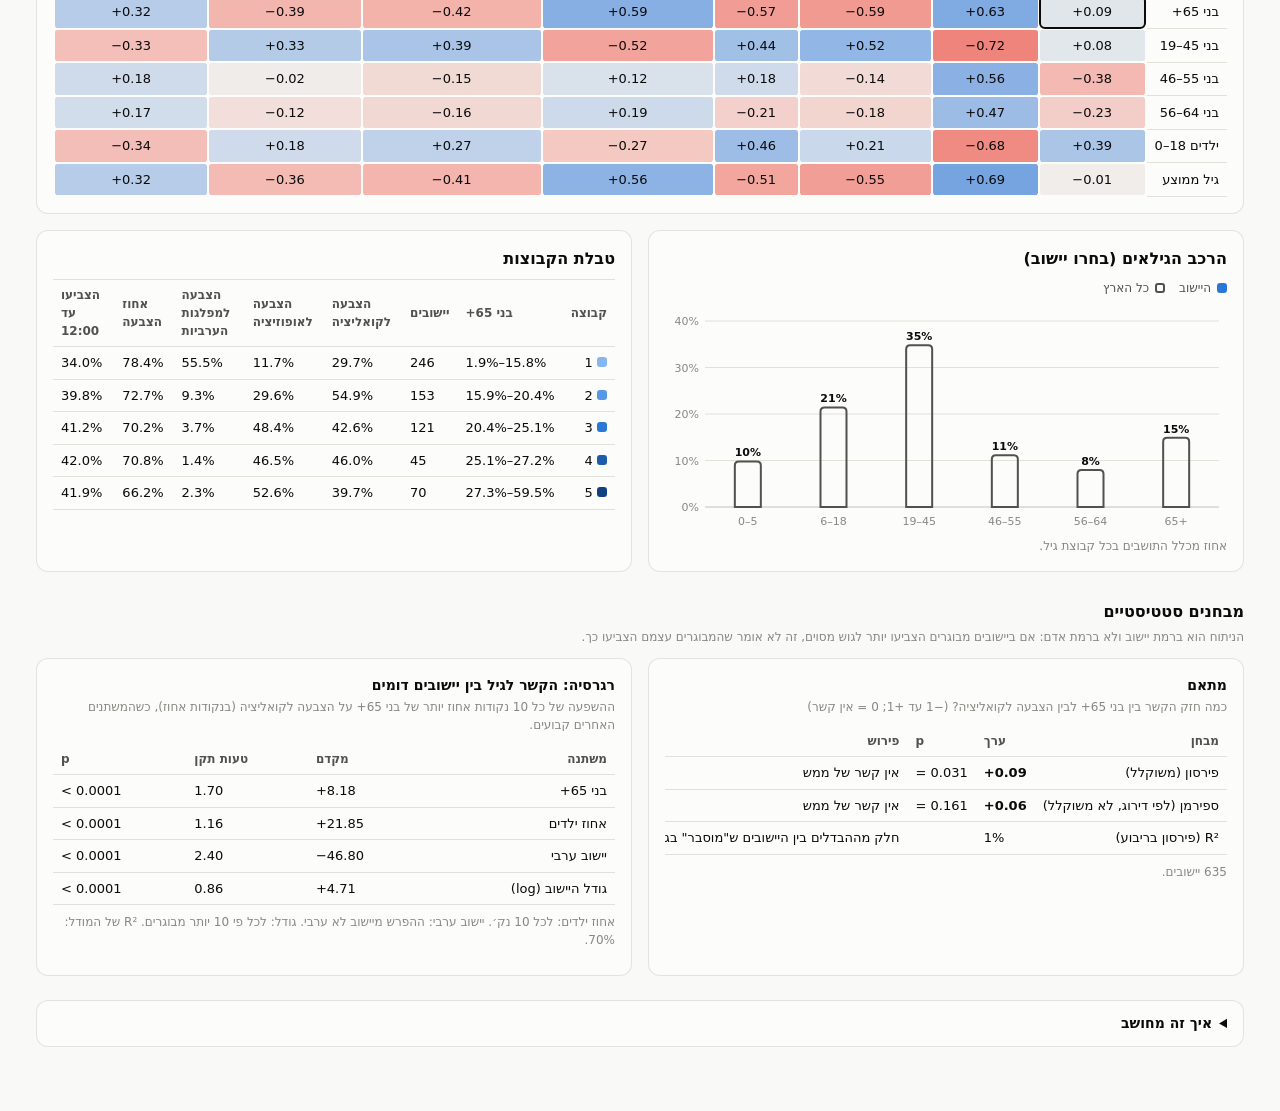
<file: docs/age.html>
<!doctype html>
<html lang="he" dir="rtl">
<head>
<meta charset="utf-8">
<meta name="viewport" content="width=device-width, initial-scale=1">
<title>הצבעה לפי גיל</title>
<link rel="stylesheet" href="style.css">
<style>
:root { --q1: #86b6ef; --q2: #5598e7; --q3: #2a78d6; --q4: #1c5cab; --q5: #104281; }
@media (prefers-color-scheme: dark) { :root:not([data-theme="light"]) { --q1: #184f95; --q2: #256abf; --q3: #3987e5; --q4: #6da7ec; --q5: #b7d3f6; } }
:root[data-theme="dark"] { --q1: #184f95; --q2: #256abf; --q3: #3987e5; --q4: #6da7ec; --q5: #b7d3f6; }
.summary { margin-bottom: 16px; border-inline-start: 4px solid var(--accent); }
.summary h3 { font-size: 16px; margin: 0 0 8px; }
.summary p { margin: 6px 0; }
.summary ul { margin: 6px 0 0; padding-inline-start: 20px; color: var(--ink-2); }
.stats { display: grid; grid-template-columns: repeat(auto-fit, minmax(min(100%, 460px), 1fr)); gap: 16px; }
.stat { min-width: 0; }
.stat h3 { font-size: 14px; margin: 0 0 2px; }
.stat .what { color: var(--muted); font-size: 12px; margin: 0 0 10px; }
.stat .big { font-size: 22px; font-weight: 600; }
.stat .tablewrap { max-height: none; border: 0; }
.heat td.c { text-align: center; font-variant-numeric: tabular-nums; border: 2px solid var(--surface); border-radius: 6px; cursor: pointer; }
.heat td.c.on { outline: 2px solid var(--ink); outline-offset: -2px; }
.outline { width: 10px; height: 10px; border-radius: 3px; border: 2px solid var(--ink-2); display: inline-block; }
.filters select { min-width: 150px; }
</style>
</head>
<body>
<main>
<header>
  <h1>הצבעה לפי גיל התושבים</h1>
  <p class="sub">הקשר בין הרכב הגילאים ביישוב (מרשם האוכלוסין, 2026) לבין ההצבעה בו: גושים, אחוז הצבעה, קצב ההצבעה במהלך היום והשינוי מ־2022.</p>
  <button class="theme" id="theme" title="החלפת ערכת צבעים">◐</button>
</header>
<nav class="tabs"><a href="index.html">הצבעה לפי שעות</a><a href="compare.html">השוואה ל־2022</a><a href="age.html" class="on">הצבעה לפי גיל</a></nav>

<div class="filters">
  <label>מדד גיל (ציר X)<select id="measure"></select></label>
  <label>מה בודקים (ציר Y)<select id="outcome"></select></label>
  <label>אילו יישובים
    <select id="sector">
      <option value="all">כל היישובים</option>
      <option value="jewish">ללא יישובים ערביים</option>
      <option value="arab">רק יישובים ערביים</option>
    </select>
  </label>
  <label>יישוב להדגשה
    <input type="search" id="city" list="cities" placeholder="בחרו יישוב">
    <datalist id="cities"></datalist>
  </label>
  <div class="selection" id="selection"></div>
</div>

<div id="summary"></div>

<div class="grid">
  <section class="card wide">
    <div class="card-head"><h2 id="scTitle"></h2></div>
    <div class="legend" id="scLegend"></div>
    <div class="chart" id="scatter"></div>
    <p class="note" id="scNote"></p>
  </section>

  <section class="card">
    <div class="card-head"><h2 id="qTitle"></h2></div>
    <div class="chart" id="quint"></div>
    <p class="note">היישובים מחולקים לחמש קבוצות שוות לפי מספר המבוגרים, מהצעירה (1) למבוגרת (5). הערך בכל קבוצה מחושב על סך הקולות בה.</p>
  </section>

  <section class="card">
    <div class="card-head"><h2>קצב ההצבעה לפי קבוצת גיל</h2></div>
    <div class="legend" id="paceLegend"></div>
    <div class="chart" id="pace"></div>
    <p class="note">אחוז מהמצביעים של סוף היום שכבר הצביעו בכל שעה, בכל קבוצת יישובים.</p>
  </section>

  <section class="card wide">
    <div class="card-head"><h2>מפת מתאמים: כל מדדי הגיל מול כל המדדים</h2></div>
    <div class="scale"><span>מתאם שלילי</span><span class="bar"></span><span>מתאם חיובי</span>
      <span class="note" style="margin:0 8px">r של פירסון, משוקלל לפי מספר המבוגרים. לחיצה על משבצת מציגה אותה בגרפים.</span></div>
    <div class="tablewrap" style="max-height:none;margin-top:8px"><table class="heat" id="corr"></table></div>
  </section>

  <section class="card" id="cityCard">
    <div class="card-head"><h2 id="cityTitle">הרכב הגילאים</h2></div>
    <div class="legend"><span><i class="sw" style="background:var(--accent)"></i><span id="cityLegend">היישוב</span></span><span><i class="outline"></i>כל הארץ</span></div>
    <div class="chart" id="ages"></div>
    <p class="note">אחוז מכלל התושבים בכל קבוצת גיל.</p>
  </section>

  <section class="card">
    <div class="card-head"><h2>טבלת הקבוצות</h2></div>
    <div class="tablewrap" style="max-height:none"><table id="qTable"></table></div>
  </section>
</div>

<h2 style="margin:28px 0 4px">מבחנים סטטיסטיים</h2>
<p class="note" style="margin:0 0 12px">הניתוח הוא ברמת יישוב ולא ברמת אדם: אם ביישובים מבוגרים הצביעו יותר לגוש מסוים, זה לא אומר שהמבוגרים עצמם הצביעו כך.</p>
<div class="stats" id="stats"></div>

<details>
  <summary>איך זה מחושב</summary>
  <ul>
    <li><b>מקור:</b> מספר התושבים בכל יישוב לפי קבוצות גיל (0–5, 6–18, 19–45, 46–55, 56–64, 65+), 2026, מחובר לתוצאות לפי סמל יישוב. מספר המבוגרים (19+) כמעט זהה למספר בעלי זכות הבחירה, מה שמאשר את החיבור.</li>
    <li><b>מדדי הגיל:</b> חלק כל קבוצת גיל מתוך המבוגרים (19+), אחוז הילדים (0–18) מכלל התושבים, וגיל ממוצע משוער של המבוגרים (לפי אמצע כל קבוצה: 32, 50.5, 60, 75).</li>
    <li><b>יישוב ערבי:</b> יישוב שבו המפלגות הערביות קיבלו יותר מחצי מהקולות הכשרים. זו הגדרה לפי ההצבעה, כי בקובץ אין שדה של מגזר.</li>
    <li><b>סינון:</b> רק יישובים עם 500 קולות כשרים לפחות, כדי שיישובים קטנים מאוד לא ייצרו רעש.</li>
    <li><b>שקלול:</b> כל יישוב נספר לפי מספר המבוגרים בו, כך שעיר גדולה משפיעה יותר מקיבוץ קטן. מתאם ספירמן מחושב בלי שקלול (כל יישוב שווה), כבדיקה נוספת. ערכי p מחושבים לפי מספר היישובים.</li>
    <li><b>רגרסיה:</b> ריבועים פחותים משוקללים. המשתנים: מדד הגיל, אחוז הילדים, יישוב ערבי (כשמוצגים כל היישובים) וגודל היישוב (לוגריתם). כך בודקים אם הקשר לגיל נשאר כשמשווים בין יישובים דומים.</li>
    <li><b>קצב ההצבעה</b> לקוח מהדשבורד השעתי (הערכים לשעות העגולות, כולל ההערכות לקלפיות שלא דיווחו).</li>
  </ul>
</details>
</main>
<div class="tip" id="tip"></div>

<script src="age_data.js"></script>
<script>
"use strict";
const D = window.AGE_DATA;
const HOURS = D.hours;
const fmt = n => Math.round(n).toLocaleString("he-IL");
const ltr = s => `⁦${s}⁩`;
const pct = (x, d = 1) => (x == null || !isFinite(x)) ? "—" : (x * 100).toFixed(d) + "%";
function signed(v, d) { const a = Math.abs(v).toFixed(d); return ltr(+a === 0 ? (0).toFixed(d) : (v > 0 ? "+" : "−") + a); }
const pad = h => String(h).padStart(2, "0") + ":00";
const css = v => getComputedStyle(document.documentElement).getPropertyValue(v).trim();
function fmtP(p) { if (!isFinite(p)) return "—"; return ltr(p < 0.0001 ? "p < 0.0001" : "p = " + (p < 0.01 ? p.toFixed(4) : p.toFixed(3))); }

// ---------- city records ----------
const CITIES = D.cities.map(([code, name, district, ages, r26, r22, pace]) => {
  const [bzb, voters, valid, coalition, opposition, arab] = r26;
  const adults = ages[2] + ages[3] + ages[4] + ages[5], total = ages.reduce((a, b) => a + b, 0);
  const c = { code, name, district, ages, total, adults, bzb, voters, valid, coalition, opposition, arab, pace };
  if (r22) { const [, , v22, c22, o22, a22] = r22; c.r22 = { valid: v22, coalition: c22, opposition: o22, arab: a22 }; }
  c.isArab = valid > 0 && arab / valid > 0.5;
  return c;
});

const MEASURES = [
  { key: "a65", name: "אחוז בני 65+ (מהמבוגרים)", short: "בני 65+", v: c => c.ages[5] / c.adults, unit: "pct" },
  { key: "a19", name: "אחוז בני \u206619–45\u2069 (מהמבוגרים)", short: "בני \u206619–45\u2069", v: c => c.ages[2] / c.adults, unit: "pct" },
  { key: "a46", name: "אחוז בני \u206646–55\u2069 (מהמבוגרים)", short: "בני \u206646–55\u2069", v: c => c.ages[3] / c.adults, unit: "pct" },
  { key: "a56", name: "אחוז בני \u206656–64\u2069 (מהמבוגרים)", short: "בני \u206656–64\u2069", v: c => c.ages[4] / c.adults, unit: "pct" },
  { key: "kids", name: "אחוז ילדים \u20660–18\u2069 (מכלל התושבים)", short: "ילדים \u20660–18\u2069", v: c => (c.ages[0] + c.ages[1]) / c.total, unit: "pct" },
  { key: "avg", name: "גיל ממוצע משוער של המבוגרים", short: "גיל ממוצע", v: c => (32 * c.ages[2] + 50.5 * c.ages[3] + 60 * c.ages[4] + 75 * c.ages[5]) / c.adults, unit: "yrs" },
];
const OUTCOMES = [
  { key: "coalition", name: "הצבעה לקואליציה", v: c => c.coalition / c.valid, num: c => c.coalition, den: c => c.valid, color: "--coalition" },
  { key: "opposition", name: "הצבעה לאופוזיציה", v: c => c.opposition / c.valid, num: c => c.opposition, den: c => c.valid, color: "--opposition" },
  { key: "arab", name: "הצבעה למפלגות הערביות", v: c => c.arab / c.valid, num: c => c.arab, den: c => c.valid, color: "--arab" },
  { key: "turnout", name: "אחוז הצבעה", v: c => c.voters / c.bzb, num: c => c.voters, den: c => c.bzb, color: "--accent" },
  { key: "by12", name: "הצביעו עד 12:00 (מתוך המצביעים)", v: c => c.pace ? c.pace[1] / c.pace[5] : null, num: c => c.pace ? c.pace[1] : 0, den: c => c.pace ? c.pace[5] : 0, color: "--accent" },
  { key: "after18", name: "הצביעו אחרי 18:00 (מתוך המצביעים)", v: c => c.pace ? 1 - c.pace[3] / c.pace[5] : null, num: c => c.pace ? c.pace[5] - c.pace[3] : 0, den: c => c.pace ? c.pace[5] : 0, color: "--accent" },
  { key: "dcoal", name: "שינוי בקואליציה מ־2022 (נק׳)", v: c => c.r22 && c.r22.valid ? c.coalition / c.valid - c.r22.coalition / c.r22.valid : null, diff: true, bloc: "coalition", color: "--coalition" },
  { key: "dopp", name: "שינוי באופוזיציה מ־2022 (נק׳)", v: c => c.r22 && c.r22.valid ? c.opposition / c.valid - c.r22.opposition / c.r22.valid : null, diff: true, bloc: "opposition", color: "--opposition" },
];
const state = { measure: "a65", outcome: "coalition", sector: "all", city: null };
const M = () => MEASURES.find(m => m.key === state.measure), O = () => OUTCOMES.find(o => o.key === state.outcome);
const fmtX = (m, v) => m.unit === "yrs" ? v.toFixed(1) : pct(v);
const fmtY = (o, v) => o.diff ? signed(v * 100, 1) + " נק׳" : pct(v);

function pool() {
  return CITIES.filter(c => c.valid >= 500 && c.adults > 0 &&
    (state.sector === "all" || (state.sector === "arab") === c.isArab));
}

// ---------- statistics ----------
function erfc(x) {
  const z = Math.abs(x), t = 1 / (1 + 0.5 * z);
  const r = t * Math.exp(-z * z - 1.26551223 + t * (1.00002368 + t * (0.37409196 + t * (0.09678418 + t * (-0.18628806 +
    t * (0.27886807 + t * (-1.13520398 + t * (1.48851587 + t * (-0.82215223 + t * 0.17087277)))))))));
  return x >= 0 ? r : 2 - r;
}
const twoSidedP = z => erfc(Math.abs(z) / Math.SQRT2);
function wPearson(x, y, w) {
  const W = w.reduce((a, b) => a + b, 0);
  const mx = x.reduce((s, v, i) => s + w[i] * v, 0) / W, my = y.reduce((s, v, i) => s + w[i] * v, 0) / W;
  let sxy = 0, sxx = 0, syy = 0;
  x.forEach((v, i) => { sxy += w[i] * (v - mx) * (y[i] - my); sxx += w[i] * (v - mx) ** 2; syy += w[i] * (y[i] - my) ** 2; });
  const r = sxy / Math.sqrt(sxx * syy);
  // weights are analytic (city size), so the test uses the number of cities, as the regression does
  return { r, n: x.length, p: twoSidedP(Math.atanh(Math.min(0.999999, Math.abs(r))) * Math.sqrt(Math.max(1, x.length - 3))),
           slope: sxy / sxx, mx, my };
}
function ranks(a) {
  const idx = a.map((v, i) => [v, i]).sort((p, q) => p[0] - q[0]), r = new Array(a.length);
  for (let i = 0; i < idx.length;) {
    let j = i; while (j + 1 < idx.length && idx[j + 1][0] === idx[i][0]) j++;
    for (let k = i; k <= j; k++) r[idx[k][1]] = (i + j) / 2 + 1;
    i = j + 1;
  }
  return r;
}
function spearman(x, y) {
  const ones = x.map(() => 1), r = wPearson(ranks(x), ranks(y), ones).r;
  return { r, p: twoSidedP(Math.atanh(Math.min(0.999999, Math.abs(r))) * Math.sqrt(Math.max(1, x.length - 3))) };
}
function invert(A) {
  const n = A.length, M = A.map((r, i) => [...r, ...r.map((_, j) => i === j ? 1 : 0)]);
  for (let c = 0; c < n; c++) {
    let p = c; for (let r = c + 1; r < n; r++) if (Math.abs(M[r][c]) > Math.abs(M[p][c])) p = r;
    if (Math.abs(M[p][c]) < 1e-12) return null;
    [M[c], M[p]] = [M[p], M[c]];
    const d = M[c][c]; for (let j = 0; j < 2 * n; j++) M[c][j] /= d;
    for (let r = 0; r < n; r++) if (r !== c) { const f = M[r][c]; for (let j = 0; j < 2 * n; j++) M[r][j] -= f * M[c][j]; }
  }
  return M.map(r => r.slice(n));
}
// weighted least squares; X rows include the intercept
function wls(X, y, w) {
  const n = X.length, k = X[0].length, wm = n / w.reduce((a, b) => a + b, 0);
  const XtX = [...Array(k)].map(() => new Array(k).fill(0)), Xty = new Array(k).fill(0);
  X.forEach((row, i) => { const wi = w[i] * wm; for (let a = 0; a < k; a++) { Xty[a] += wi * row[a] * y[i]; for (let b = 0; b < k; b++) XtX[a][b] += wi * row[a] * row[b]; } });
  const inv = invert(XtX); if (!inv) return null;
  const beta = inv.map(r => r.reduce((s, v, j) => s + v * Xty[j], 0));
  let sse = 0, sst = 0; const ym = y.reduce((s, v, i) => s + w[i] * wm * v, 0) / n;
  X.forEach((row, i) => { const e = y[i] - row.reduce((s, v, j) => s + v * beta[j], 0); sse += w[i] * wm * e * e; sst += w[i] * wm * (y[i] - ym) ** 2; });
  const s2 = sse / (n - k);
  const se = inv.map((r, j) => Math.sqrt(s2 * r[j]));
  return { beta, se, p: beta.map((b, j) => twoSidedP(b / se[j])), r2: 1 - sse / sst, n };
}

// ---------- tooltip & svg helpers ----------
const tip = document.getElementById("tip");
function showTip(ev, title, rows) {
  tip.innerHTML = `<div class="t">${title}</div>` + rows.map(([l, v, c]) =>
    `<div class="r"><span>${c ? `<i class="sw" style="background:${c}"></i>` : ""}${l}</span><span>${v}</span></div>`).join("");
  tip.style.display = "block";
  const r = tip.getBoundingClientRect();
  let x = ev.clientX + 14, y = ev.clientY + 14;
  if (x + r.width > innerWidth - 8) x = ev.clientX - r.width - 14;
  if (y + r.height > innerHeight - 8) y = ev.clientY - r.height - 14;
  tip.style.left = Math.max(8, x) + "px"; tip.style.top = Math.max(8, y) + "px";
}
const hideTip = () => tip.style.display = "none";
const NS = "http://www.w3.org/2000/svg";
function el(tag, attrs = {}, parent) {
  const e = document.createElementNS(NS, tag);
  for (const k in attrs) e.setAttribute(k, attrs[k]);
  if (parent) parent.appendChild(e);
  return e;
}
function txt(parent, x, y, s, anchor = "start", strong = false) {
  const t = el("text", { x, y, "text-anchor": anchor }, parent); t.textContent = s;
  if (strong) { t.style.fill = css("--ink"); t.style.fontWeight = 600; }
  return t;
}
function niceStep(range) {
  const raw = range / 5, p = Math.pow(10, Math.floor(Math.log10(raw))), f = raw / p;
  return (f <= 1 ? 1 : f <= 2 ? 2 : f <= 2.5 ? 2.5 : f <= 5 ? 5 : 10) * p;
}
function axisRange(vals, pad = 0.04) {
  let lo = Math.min(...vals), hi = Math.max(...vals); const span = (hi - lo) || 1;
  lo -= span * pad; hi += span * pad;
  const st = niceStep(hi - lo);
  return { lo: Math.floor(lo / st) * st, hi: Math.ceil(hi / st) * st, st };
}
const tickLabel = (v, kind) => kind === "yrs" ? v.toFixed(0) : kind === "pp" ? signed(v * 100, 0) : Math.round(v * 100) + "%";

// ---------- quintiles ----------
function quintiles(cs, m) {
  const sorted = cs.map(c => ({ c, x: m.v(c) })).sort((a, b) => a.x - b.x);
  const total = sorted.reduce((s, p) => s + p.c.adults, 0), groups = [[], [], [], [], []];
  let acc = 0;
  for (const p of sorted) { groups[Math.min(4, Math.floor(acc / total * 5))].push(p); acc += p.c.adults; }
  return groups;
}
function groupValue(g, o) {
  if (o.diff) {
    const has = g.filter(p => p.c.r22 && p.c.r22.valid);
    const v26 = has.reduce((s, p) => s + p.c[o.bloc], 0) / has.reduce((s, p) => s + p.c.valid, 0);
    const v22 = has.reduce((s, p) => s + p.c.r22[o.bloc], 0) / has.reduce((s, p) => s + p.c.r22.valid, 0);
    return v26 - v22;
  }
  return g.reduce((s, p) => s + o.num(p.c), 0) / g.reduce((s, p) => s + o.den(p.c), 0);
}

// ---------- charts ----------
function drawScatter(pts, fit) {
  const m = M(), o = O(), host = document.getElementById("scatter"); host.innerHTML = "";
  document.getElementById("scTitle").textContent = `${m.short} מול ${o.name}`;
  const sel = state.city != null ? CITIES[state.city] : null;
  document.getElementById("scLegend").innerHTML =
    (state.sector !== "arab" ? `<span><i class="sw" style="background:${css("--accent")};opacity:.5"></i>יישוב${state.sector === "all" ? " (לא ערבי)" : ""}</span>` : "") +
    (state.sector !== "jewish" ? `<span><i class="sw" style="background:${css("--arab")};opacity:.6"></i>יישוב ערבי</span>` : "") +
    `<span><i class="sw line" style="background:var(--ink)"></i>קו מגמה (משוקלל)</span>` +
    (sel ? `<span><i class="sw" style="background:var(--ink)"></i>${sel.name}</span>` : "");
  if (pts.length < 3) { host.innerHTML = `<div class="empty">מעט מדי יישובים</div>`; return; }
  const W = host.clientWidth, H = Math.min(440, Math.max(300, W * 0.42)), mg = { l: 54, r: 14, t: 12, b: 38 };
  const xr = axisRange(pts.map(p => p.x)), yr = axisRange(pts.map(p => p.y));
  if (m.unit === "pct") { xr.lo = Math.max(0, xr.lo); xr.hi = Math.min(1, xr.hi); }
  if (!o.diff) { yr.lo = Math.max(0, yr.lo); yr.hi = Math.min(1, yr.hi); }
  const sx = v => mg.l + (v - xr.lo) / (xr.hi - xr.lo) * (W - mg.l - mg.r);
  const sy = v => H - mg.b - (v - yr.lo) / (yr.hi - yr.lo) * (H - mg.t - mg.b);
  const svg = el("svg", { viewBox: `0 0 ${W} ${H}`, height: H }, host);
  for (let v = yr.lo; v <= yr.hi + 1e-9; v += yr.st) {
    el("line", { x1: mg.l, x2: W - mg.r, y1: sy(v), y2: sy(v), stroke: Math.abs(v) < 1e-9 && o.diff ? css("--axis") : css("--grid") }, svg);
    txt(svg, mg.l - 6, sy(v) + 4, tickLabel(v, o.diff ? "pp" : "pct"), "end");
  }
  for (let v = xr.lo; v <= xr.hi + 1e-9; v += xr.st) {
    el("line", { x1: sx(v), x2: sx(v), y1: mg.t, y2: H - mg.b, stroke: css("--grid") }, svg);
    txt(svg, sx(v), H - mg.b + 16, tickLabel(v, m.unit === "yrs" ? "yrs" : "pct"), "middle");
  }
  txt(svg, (mg.l + W - mg.r) / 2, H - 4, m.name, "middle").setAttribute("direction", "rtl");
  const maxA = Math.max(...pts.map(p => p.c.adults)), rad = p => 2.5 + 10 * Math.sqrt(p.c.adults / maxA);
  pts.slice().sort((a, b) => b.c.adults - a.c.adults).forEach(p => {
    if (p.c === sel) return;
    el("circle", { cx: sx(p.x), cy: sy(p.y), r: rad(p), fill: css(p.c.isArab ? "--arab" : "--accent"), "fill-opacity": 0.5,
      stroke: css("--surface"), "stroke-width": 1 }, svg);
  });
  // weighted trend line, clipped to the data range
  const x0 = Math.min(...pts.map(p => p.x)), x1 = Math.max(...pts.map(p => p.x));
  const f = x => fit.my + fit.slope * (x - fit.mx);
  el("line", { x1: sx(x0), y1: sy(f(x0)), x2: sx(x1), y2: sy(f(x1)), stroke: css("--ink"), "stroke-width": 2 }, svg);
  const sp = sel && pts.find(p => p.c === sel);
  if (sp) {
    el("circle", { cx: sx(sp.x), cy: sy(sp.y), r: Math.max(7, rad(sp)), fill: css("--ink"), stroke: css("--surface"), "stroke-width": 2 }, svg);
    const t = txt(svg, sx(sp.x) + Math.max(7, rad(sp)) + 6, sy(sp.y) + 4, sp.c.name, "start", true);
    if (sx(sp.x) > W * 0.8) { t.setAttribute("x", sx(sp.x) - Math.max(7, rad(sp)) - 6); t.setAttribute("text-anchor", "end"); }
  }
  const nearest = ev => {
    const r = svg.getBoundingClientRect(), mx = (ev.clientX - r.left) * W / r.width, my = (ev.clientY - r.top) * H / r.height;
    let best = null, bd = 400;
    for (const p of pts) { const d = (sx(p.x) - mx) ** 2 + (sy(p.y) - my) ** 2; if (d < bd) { bd = d; best = p; } }
    return best;
  };
  const hit = el("rect", { x: mg.l, y: mg.t, width: W - mg.l - mg.r, height: H - mg.t - mg.b, fill: "transparent" }, svg);
  hit.addEventListener("mousemove", ev => {
    const p = nearest(ev); if (!p) return hideTip();
    showTip(ev, p.c.name, [[m.short, fmtX(m, p.x)], [o.name, fmtY(o, p.y)], ["מבוגרים (19+)", fmt(p.c.adults)], ["נפה", p.c.district]]);
  });
  hit.addEventListener("mouseleave", hideTip);
  hit.addEventListener("click", ev => { const p = nearest(ev); if (p) setCity(CITIES.indexOf(p.c)); });
  document.getElementById("scNote").textContent =
    `${fmt(pts.length)} יישובים עם 500 קולות כשרים לפחות. גודל הנקודה לפי מספר המבוגרים. לחיצה על נקודה מדגישה את היישוב.`;
}

function drawQuint(groups) {
  const m = M(), o = O(), host = document.getElementById("quint"); host.innerHTML = "";
  document.getElementById("qTitle").textContent = `${o.name} לפי קבוצת גיל`;
  const vals = groups.map(g => g.length ? groupValue(g, o) : null);
  const W = host.clientWidth, H = 250, mg = { l: 48, r: 8, t: 22, b: 40 };
  const svg = el("svg", { viewBox: `0 0 ${W} ${H}`, height: H }, host);
  const good = vals.filter(v => v != null);
  let lo = o.diff ? Math.min(0, ...good) : 0, hi = o.diff ? Math.max(0, ...good) : Math.max(...good);
  const st = niceStep((hi - lo) * 1.15 || 0.01); lo = Math.floor(lo / st) * st; hi = Math.ceil(hi * 1.1 / st) * st;
  const y = v => H - mg.b - (v - lo) / (hi - lo) * (H - mg.t - mg.b);
  for (let v = lo; v <= hi + 1e-9; v += st) {
    el("line", { x1: mg.l, x2: W - mg.r, y1: y(v), y2: y(v), stroke: Math.abs(v) < 1e-9 ? css("--axis") : css("--grid") }, svg);
    txt(svg, mg.l - 6, y(v) + 4, tickLabel(v, o.diff ? "pp" : "pct"), "end");
  }
  const band = (W - mg.l - mg.r) / 5, bw = Math.min(54, band * 0.6), color = css(o.color);
  groups.forEach((g, i) => {
    if (!g.length) return;
    const cx = mg.l + band * (i + 0.5), v = vals[i], y0 = y(0), y1 = y(v);
    const top = Math.min(y0, y1), h = Math.abs(y0 - y1), r = Math.min(4, h), x0 = cx - bw / 2;
    el("path", { d: v >= 0 ? `M${x0},${y0}V${y1 + r}q0,-${r} ${r},-${r}H${x0 + bw - r}q${r},0 ${r},${r}V${y0}Z`
                           : `M${x0},${y0}V${y1 - r}q0,${r} ${r},${r}H${x0 + bw - r}q${r},0 ${r},-${r}V${y0}Z`, fill: color }, svg);
    txt(svg, cx, v >= 0 ? top - 6 : top + h + 14, fmtY(o, v).replace(" נק׳", ""), "middle", true);
    txt(svg, cx, H - 22, `קבוצה ${i + 1}`, "middle");
    txt(svg, cx, H - 8, `${fmtX(m, g[0].x)}–${fmtX(m, g[g.length - 1].x)}`, "middle");
    const hit = el("rect", { x: cx - band / 2, y: mg.t, width: band, height: H - mg.t - mg.b, fill: "transparent" }, svg);
    hit.addEventListener("mousemove", ev => showTip(ev, `קבוצה ${i + 1} (${i === 0 ? "הצעירה" : i === 4 ? "המבוגרת" : "אמצע"})`, [
      [o.name, fmtY(o, v)], [m.short, `${fmtX(m, g[0].x)} עד ${fmtX(m, g[g.length - 1].x)}`],
      ["יישובים", fmt(g.length)], ["מבוגרים", fmt(g.reduce((s, p) => s + p.c.adults, 0))]]));
    hit.addEventListener("mouseleave", hideTip);
  });
}

function drawPace(groups) {
  const host = document.getElementById("pace"); host.innerHTML = "";
  const series = groups.map((g, i) => {
    const has = g.filter(p => p.c.pace), fin = has.reduce((s, p) => s + p.c.pace[5], 0);
    return { name: `קבוצה ${i + 1}`, color: css(`--q${i + 1}`), v: HOURS.map((_, k) => has.reduce((s, p) => s + p.c.pace[k], 0) / fin) };
  }).filter(s => isFinite(s.v[0]));
  document.getElementById("paceLegend").innerHTML = series.map((s, i) =>
    `<span><i class="sw line" style="background:${s.color}"></i>${s.name}${i === 0 ? " (צעירה)" : i === series.length - 1 ? " (מבוגרת)" : ""}</span>`).join("");
  const W = host.clientWidth, H = 250, mg = { l: 40, r: 56, t: 12, b: 26 };
  const svg = el("svg", { viewBox: `0 0 ${W} ${H}`, height: H }, host);
  const x = h => mg.l + (h - HOURS[0]) / (HOURS[HOURS.length - 1] - HOURS[0]) * (W - mg.l - mg.r);
  const y = v => H - mg.b - v * (H - mg.t - mg.b);
  for (let t = 0; t <= 4; t++) {
    el("line", { x1: mg.l, x2: W - mg.r, y1: y(t / 4), y2: y(t / 4), stroke: t ? css("--grid") : css("--axis") }, svg);
    txt(svg, mg.l - 6, y(t / 4) + 4, t * 25 + "%", "end");
  }
  HOURS.forEach(h => txt(svg, x(h), H - 8, pad(h), "middle"));
  series.forEach(s => {
    el("polyline", { points: s.v.map((v, k) => `${x(HOURS[k])},${y(v)}`).join(" "), fill: "none", stroke: s.color, "stroke-width": 2 }, svg);
    s.v.forEach((v, k) => el("circle", { cx: x(HOURS[k]), cy: y(v), r: 3.5, fill: s.color, stroke: css("--surface"), "stroke-width": 1.5 }, svg));
  });
  // direct-label the youngest and oldest at 12:00, where the gap is widest
  const k12 = HOURS.indexOf(12);
  [series[0], series[series.length - 1]].forEach((s, j) => {
    txt(svg, x(HOURS[k12]) + 8, y(s.v[k12]) + (j ? -6 : 14), pct(s.v[k12]), "start", true);
  });
  const cross = el("line", { y1: mg.t, y2: H - mg.b, stroke: css("--axis"), visibility: "hidden" }, svg);
  const hit = el("rect", { x: mg.l - 10, y: mg.t, width: W - mg.l - mg.r + 20, height: H - mg.t - mg.b, fill: "transparent" }, svg);
  hit.addEventListener("mousemove", ev => {
    const r = svg.getBoundingClientRect(), px = (ev.clientX - r.left) * W / r.width;
    let k = 0; HOURS.forEach((h, j) => { if (Math.abs(x(h) - px) < Math.abs(x(HOURS[k]) - px)) k = j; });
    cross.setAttribute("x1", x(HOURS[k])); cross.setAttribute("x2", x(HOURS[k])); cross.setAttribute("visibility", "visible");
    showTip(ev, `עד ${pad(HOURS[k])}`, series.map(s => [s.name, pct(s.v[k]), s.color]));
  });
  hit.addEventListener("mouseleave", () => { cross.setAttribute("visibility", "hidden"); hideTip(); });
}

function corrColor(r) {
  if (!isFinite(r)) return "transparent";
  const t = Math.max(-1, Math.min(1, r / 0.8));
  return `color-mix(in oklab, var(${t >= 0 ? "--pos" : "--neg"}) ${Math.round(Math.abs(t) * 75)}%, var(--mid))`;
}
function drawCorr(cs) {
  const w = cs.map(c => c.adults);
  const rows = MEASURES.map(m => {
    const xs = cs.map(m.v);
    return `<tr><td>${m.short}</td>${OUTCOMES.map(o => {
      const ok = cs.map((c, i) => [xs[i], o.v(c), w[i]]).filter(v => v[1] != null && isFinite(v[1]));
      const r = ok.length > 3 ? wPearson(ok.map(v => v[0]), ok.map(v => v[1]), ok.map(v => v[2])).r : NaN;
      const on = m.key === state.measure && o.key === state.outcome ? " on" : "";
      return `<td class="c${on}" data-m="${m.key}" data-o="${o.key}" style="background:${corrColor(r)}">${isFinite(r) ? signed(r, 2) : "—"}</td>`;
    }).join("")}</tr>`;
  }).join("");
  document.getElementById("corr").innerHTML =
    `<thead><tr><th></th>${OUTCOMES.map(o => `<th class="n" style="text-align:center;white-space:normal;min-width:84px">${o.name}</th>`).join("")}</tr></thead><tbody>${rows}</tbody>`;
}

function drawAges(cs) {
  const host = document.getElementById("ages"); host.innerHTML = "";
  const sel = state.city != null ? CITIES[state.city] : null;
  const nat = D.groups.map((_, i) => cs.reduce((s, c) => s + c.ages[i], 0) / cs.reduce((s, c) => s + c.total, 0));
  const city = sel ? sel.ages.map(v => v / sel.total) : null;
  document.getElementById("cityTitle").textContent = sel ? `הרכב הגילאים ב${sel.name}` : "הרכב הגילאים (בחרו יישוב)";
  document.getElementById("cityLegend").textContent = sel ? sel.name : "היישוב";
  const W = host.clientWidth, H = 230, mg = { l: 40, r: 8, t: 18, b: 26 };
  const svg = el("svg", { viewBox: `0 0 ${W} ${H}`, height: H }, host);
  const hi = Math.ceil(Math.max(...nat, ...(city || [0])) * 1.12 * 10) / 10;
  const y = v => H - mg.b - v / hi * (H - mg.t - mg.b);
  for (let v = 0; v <= hi + 1e-9; v += 0.1) {
    el("line", { x1: mg.l, x2: W - mg.r, y1: y(v), y2: y(v), stroke: v ? css("--grid") : css("--axis") }, svg);
    txt(svg, mg.l - 6, y(v) + 4, Math.round(v * 100) + "%", "end");
  }
  const band = (W - mg.l - mg.r) / D.groups.length, bw = Math.min(26, band * 0.32);
  D.groups.forEach((g, i) => {
    const cx = mg.l + band * (i + 0.5);
    const bar = (x0, v, filled) => {
      const top = y(v), h = y(0) - top, r = Math.min(4, h);
      el("path", { d: `M${x0},${y(0)}V${top + r}q0,-${r} ${r},-${r}H${x0 + bw - r}q${r},0 ${r},${r}V${y(0)}Z`,
        fill: filled ? css("--accent") : "none", stroke: filled ? "none" : css("--ink-2"), "stroke-width": 2 }, svg);
    };
    if (city) { bar(cx + 1, nat[i], false); bar(cx - bw - 1, city[i], true); txt(svg, cx - bw / 2 - 1, y(city[i]) - 5, pct(city[i], 0), "middle", true); }
    else { bar(cx - bw / 2, nat[i], false); txt(svg, cx, y(nat[i]) - 5, pct(nat[i], 0), "middle", true); }
    txt(svg, cx, H - 8, g, "middle");
    const hit = el("rect", { x: cx - band / 2, y: mg.t, width: band, height: H - mg.t - mg.b, fill: "transparent" }, svg);
    hit.addEventListener("mousemove", ev => showTip(ev, `גיל ${g}`, [...(city ? [[sel.name, `${pct(city[i])} · ${fmt(sel.ages[i])}`, css("--accent")]] : []), ["כל היישובים בסינון", pct(nat[i])]]));
    hit.addEventListener("mouseleave", hideTip);
  });
}

function drawQTable(groups) {
  const m = M(), cols = OUTCOMES.filter(o => !o.diff).slice(0, 5);
  document.getElementById("qTable").innerHTML = `<thead><tr><th>קבוצה</th><th class="n">${m.short}</th><th class="n">יישובים</th>
    ${cols.map(o => `<th class="n" style="white-space:normal">${o.name.replace(" (מתוך המצביעים)", "")}</th>`).join("")}</tr></thead><tbody>
    ${groups.map((g, i) => g.length ? `<tr><td><i class="sw" style="background:var(--q${i + 1})"></i> ${i + 1}</td>
      <td class="n">${ltr(fmtX(m, g[0].x) + "–" + fmtX(m, g[g.length - 1].x))}</td><td class="n">${fmt(g.length)}</td>
      ${cols.map(o => `<td class="n">${pct(groupValue(g, o))}</td>`).join("")}</tr>` : "").join("")}</tbody>`;
}

// ---------- statistics panel & plain-language summary ----------
function drawStats(pts, fit) {
  const m = M(), o = O(), x = pts.map(p => p.x), y = pts.map(p => p.y), w = pts.map(p => p.c.adults);
  const sp = spearman(x, y);
  // regression: outcome ~ measure + children share + Arab locality + log size
  const kids = MEASURES.find(v => v.key === "kids").v;
  const useKids = m.key !== "kids", useArab = state.sector === "all";
  const names = ["קבוע", m.short, ...(useKids ? ["אחוז ילדים"] : []), ...(useArab ? ["יישוב ערבי"] : []), "גודל היישוב (log)"];
  const X = pts.map(p => [1, p.x, ...(useKids ? [kids(p.c)] : []), ...(useArab ? [p.c.isArab ? 1 : 0] : []), Math.log10(p.c.adults)]);
  const reg = pts.length > names.length + 5 ? wls(X, y, w) : null;
  const step = m.unit === "yrs" ? 1 : 0.1, stepTxt = m.unit === "yrs" ? "כל שנה נוספת בגיל הממוצע" : `כל 10 נקודות אחוז יותר של ${m.short}`;
  const effect = b => signed(b * step * 100, 1) + " נק׳";
  const strength = r => Math.abs(r) < 0.1 ? "אין קשר של ממש" : Math.abs(r) < 0.3 ? "קשר חלש" : Math.abs(r) < 0.5 ? "קשר בינוני" : "קשר חזק";
  const dir = r => r > 0 ? "חיובי" : "שלילי";

  const regRows = reg ? names.map((n, j) => j === 0 ? "" : `<tr><td>${n}</td><td class="n">${signed(reg.beta[j] * (j === 1 ? step : n === "אחוז ילדים" ? 0.1 : 1) * 100, 2)}</td>
      <td class="n">${signed(reg.se[j] * (j === 1 ? step : n === "אחוז ילדים" ? 0.1 : 1) * 100, 2).replace(/[+−]/, "")}</td><td class="n">${fmtP(reg.p[j]).replace("p ", "")}</td></tr>`).join("") : "";
  document.getElementById("stats").innerHTML = `
    <section class="card stat">
      <h3>מתאם</h3>
      <p class="what">כמה חזק הקשר בין ${m.short} לבין ${o.name}? (−1 עד +1; 0 = אין קשר)</p>
      <div class="tablewrap"><table><thead><tr><th>מבחן</th><th class="n">ערך</th><th class="n">p</th><th>פירוש</th></tr></thead><tbody>
        <tr><td>פירסון (משוקלל)</td><td class="n"><b>${signed(fit.r, 2)}</b></td><td class="n">${fmtP(fit.p).replace("p ", "")}</td><td>${strength(fit.r)}${Math.abs(fit.r) >= 0.1 ? " " + dir(fit.r) : ""}</td></tr>
        <tr><td>ספירמן (לפי דירוג, לא משוקלל)</td><td class="n"><b>${signed(sp.r, 2)}</b></td><td class="n">${fmtP(sp.p).replace("p ", "")}</td><td>${strength(sp.r)}${Math.abs(sp.r) >= 0.1 ? " " + dir(sp.r) : ""}</td></tr>
        <tr><td>R² (פירסון בריבוע)</td><td class="n">${pct(fit.r * fit.r, 0)}</td><td></td><td>חלק מההבדלים בין היישובים ש"מוסבר" בגיל לבדו</td></tr>
      </tbody></table></div>
      <p class="what" style="margin-top:8px">${fmt(pts.length)} יישובים.</p>
    </section>
    <section class="card stat">
      <h3>רגרסיה: הקשר לגיל בין יישובים דומים</h3>
      <p class="what">ההשפעה של ${stepTxt} על ${o.name} (בנקודות אחוז), כשהמשתנים האחרים קבועים.${useKids ? "" : " (מדד הגיל הוא אחוז הילדים, לכן הוא לא נוסף שוב.)"}</p>
      ${reg ? `<div class="tablewrap"><table><thead><tr><th>משתנה</th><th class="n">מקדם</th><th class="n">טעות תקן</th><th class="n">p</th></tr></thead><tbody>${regRows}</tbody></table></div>
      <p class="what" style="margin-top:8px">${useKids ? "אחוז ילדים: לכל 10 נק׳. " : ""}${useArab ? "יישוב ערבי: ההפרש מיישוב לא ערבי. " : ""}גודל: לכל פי 10 יותר מבוגרים. R² של המודל: ${pct(reg.r2, 0)}.</p>`
      : `<p class="empty">מעט מדי יישובים לרגרסיה</p>`}
    </section>`;

  // summary
  const groups = quintiles(pts.map(p => p.c), m), g1 = groupValue(groups[0], o), g5 = groupValue(groups[4], o);
  const where = { all: "בכל היישובים", jewish: "ביישובים שאינם ערביים", arab: "ביישובים הערביים" }[state.sector];
  // for "young" measures, quintile 5 means more young people
  const q5label = m.key === "a19" || m.key === "kids" ? `עם הכי הרבה ${m.short}` : "המבוגרים ביותר";
  const q1label = m.key === "a19" || m.key === "kids" ? `עם הכי מעט ${m.short}` : "הצעירים ביותר";
  const b = reg ? reg.beta[1] : null, bp = reg ? reg.p[1] : 1;
  const sameDir = reg && Math.sign(b) === Math.sign(fit.r);
  let regLine = "";
  if (reg) regLine = bp >= 0.05
    ? `<p>אבל <b>כשמשווים בין יישובים דומים</b> (באותו אחוז ילדים${useArab ? ", אותו סוג יישוב" : ""} ואותו גודל), הקשר לגיל <b>לא מובהק</b>: סביר שהוא נובע מההבדלים האחרים בין היישובים ולא מהגיל עצמו.</p>`
    : `<p><b>גם כשמשווים בין יישובים דומים</b> (באותו אחוז ילדים${useArab ? ", אותו סוג יישוב" : ""} ואותו גודל), ${stepTxt} ${m.unit === "yrs" ? "קשורה" : "קשורות"} ל־<b>${effect(b)}</b> ב${o.name}${sameDir ? "" : " – כלומר בכיוון ההפוך מהמתאם הפשוט, כי חלק מהקשר הפשוט נבע מהמשתנים האחרים"}.</p>`;
  document.getElementById("summary").innerHTML = `<section class="card summary">
    <h3>השורה התחתונה</h3>
    <p>${where}, יש <b>${strength(fit.r)}${Math.abs(fit.r) >= 0.1 ? " " + dir(fit.r) : ""}</b> בין ${m.short} לבין ${o.name} (r = ${signed(fit.r, 2)}).
      ביישובים ${q5label} (קבוצה 5) ${o.name} היה <b>${fmtY(o, g5)}</b>, לעומת <b>${fmtY(o, g1)}</b> ביישובים ${q1label} (קבוצה 1).</p>
    ${regLine}
    <ul>
      <li><b>מתאם (r)</b> נע בין −1 ל־+1. קרוב ל־0 = אין קשר; מעל 0.3 בערך מוחלט = קשר בינוני; מעל 0.5 = חזק. סימן שלילי פירושו שכשאחד עולה, השני יורד.</li>
      <li><b>p</b> הוא הסיכוי לקבל קשר כזה במקרה. מתחת ל־0.05 נחשב "מובהק", כלומר כנראה לא מקרי.</li>
      <li><b>רגרסיה</b> בודקת אם הקשר נשאר כשמשווים בין יישובים דומים. זה חשוב כי למשל ביישובים ערביים וחרדיים יש יותר צעירים, ובלי השוואה כזו הגיל ייראה כאילו הוא "מסביר" הבדלים שנובעים בעצם מהמגזר.</li>
      <li>הניתוח הוא ברמת יישוב: הוא לא אומר איך הצביעו אנשים בגיל מסוים, רק איך הצביעו יישובים עם הרכב גילאים מסוים.</li>
    </ul></section>`;
}

// ---------- render ----------
function render() {
  const m = M(), o = O(), cs = pool();
  const pts = cs.map(c => ({ c, x: m.v(c), y: o.v(c) })).filter(p => p.y != null && isFinite(p.y) && isFinite(p.x));
  document.getElementById("selection").innerHTML = state.city != null ? `מודגש: <b>${CITIES[state.city].name}</b>` : "";
  if (pts.length < 10) {
    for (const id of ["scatter", "quint", "pace", "stats", "summary"]) document.getElementById(id).innerHTML = `<div class="empty">מעט מדי יישובים בסינון</div>`;
    return;
  }
  const fit = wPearson(pts.map(p => p.x), pts.map(p => p.y), pts.map(p => p.c.adults));
  const groups = quintiles(pts.map(p => p.c), m);
  drawScatter(pts, fit); drawQuint(groups); drawPace(groups); drawCorr(cs); drawAges(cs); drawQTable(groups); drawStats(pts, fit);
}

// ---------- controls ----------
const mSel = document.getElementById("measure"), oSel = document.getElementById("outcome"), cityInput = document.getElementById("city");
mSel.innerHTML = MEASURES.map(m => `<option value="${m.key}">${m.name}</option>`).join("");
oSel.innerHTML = OUTCOMES.map(o => `<option value="${o.key}">${o.name}</option>`).join("");
document.getElementById("cities").innerHTML = CITIES.filter(c => c.valid >= 500).map(c => `<option value="${c.name}">`).join("");
mSel.addEventListener("change", () => { state.measure = mSel.value; render(); });
oSel.addEventListener("change", () => { state.outcome = oSel.value; render(); });
document.getElementById("sector").addEventListener("change", e => { state.sector = e.target.value; render(); });
function setCity(ci) { state.city = ci; cityInput.value = ci == null ? "" : CITIES[ci].name; render(); }
cityInput.addEventListener("change", () => {
  const v = cityInput.value.trim(), ci = CITIES.findIndex(c => c.name === v);
  if (!v) setCity(null); else if (ci >= 0) setCity(ci);
});
cityInput.addEventListener("input", () => { if (!cityInput.value) setCity(null); });
document.getElementById("corr").addEventListener("click", e => {
  const td = e.target.closest("td[data-m]"); if (!td) return;
  state.measure = mSel.value = td.dataset.m; state.outcome = oSel.value = td.dataset.o; render();
});
document.getElementById("theme").addEventListener("click", () => {
  const root = document.documentElement;
  const dark = root.dataset.theme ? root.dataset.theme === "dark" : matchMedia("(prefers-color-scheme: dark)").matches;
  root.dataset.theme = dark ? "light" : "dark";
  try { localStorage.setItem("theme", root.dataset.theme); } catch (e) {}
  render();
});
try { const t = localStorage.getItem("theme"); if (t) document.documentElement.dataset.theme = t; } catch (e) {}
let rt; addEventListener("resize", () => { clearTimeout(rt); rt = setTimeout(render, 150); });
render();
</script>
</body>
</html>
</file>
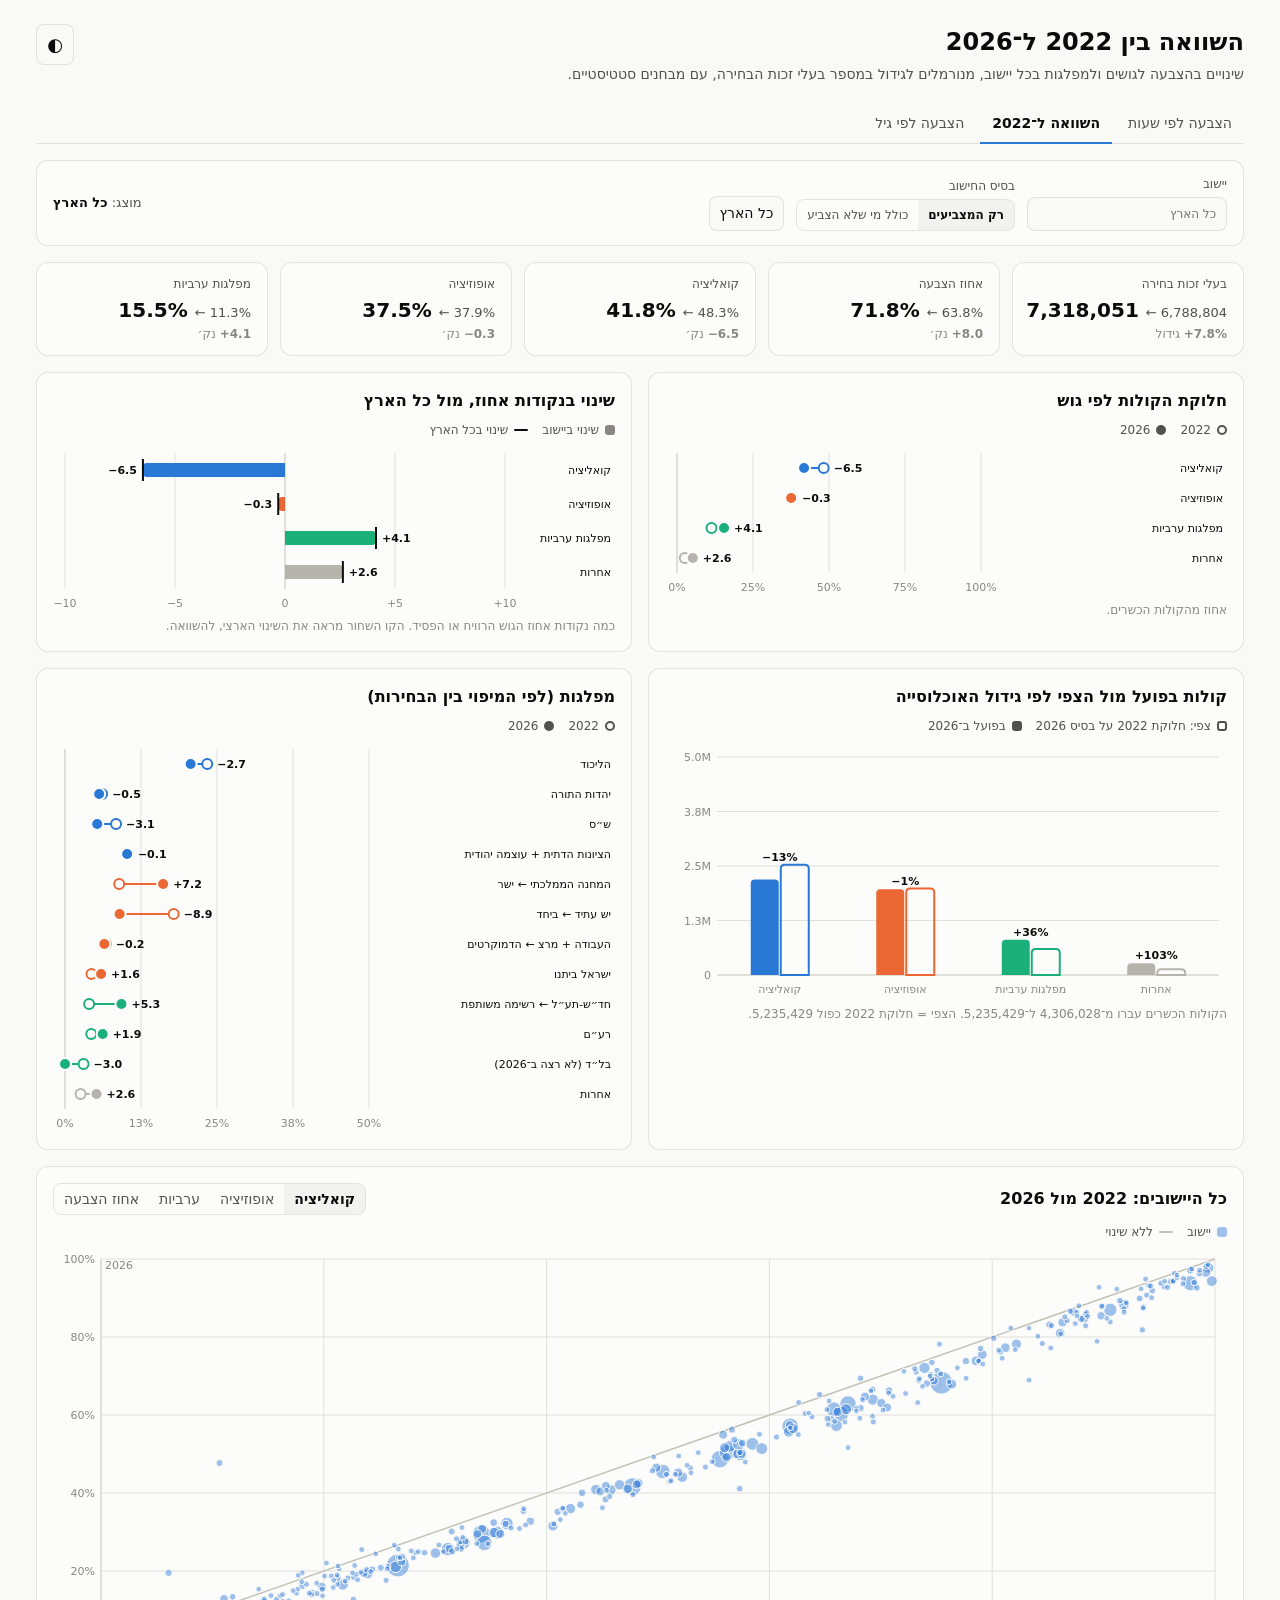
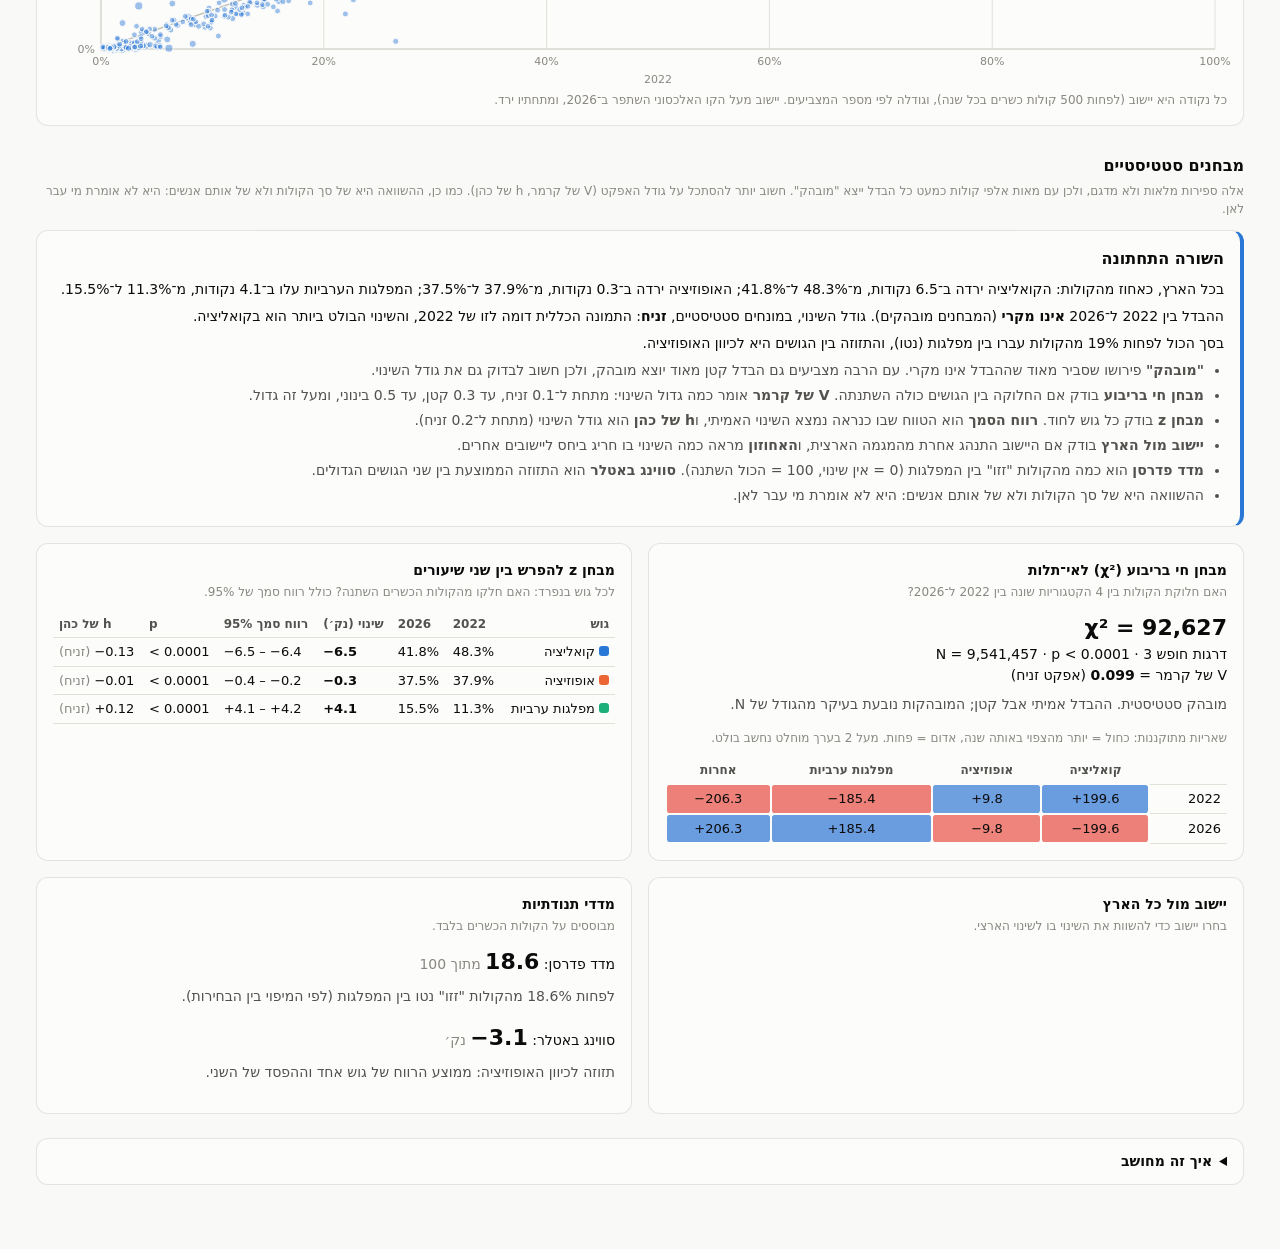
<file: docs/compare.html>
<!doctype html>
<html lang="he" dir="rtl">
<head>
<meta charset="utf-8">
<meta name="viewport" content="width=device-width, initial-scale=1">
<title>השוואה 2022–2026</title>
<link rel="stylesheet" href="style.css">
<style>
:root { --nonvoters: #52514e; }
@media (prefers-color-scheme: dark) { :root:not([data-theme="light"]) { --nonvoters: #c3c2b7; } }
:root[data-theme="dark"] { --nonvoters: #c3c2b7; }
.kpi .v { font-size: 20px; }
.kpi .v small { font-size: 13px; color: var(--ink-2); font-weight: 500; }
.delta { font-weight: 600; }
.warn { background: var(--surface); border: 1px solid var(--border); border-inline-start: 4px solid #fab219;
        border-radius: 8px; padding: 8px 12px; margin-bottom: 16px; color: var(--ink-2); }
.stats { display: grid; grid-template-columns: repeat(auto-fit, minmax(min(100%, 460px), 1fr)); gap: 16px; }
.stat { min-width: 0; }
.stat .tablewrap { max-height: none; border: 0; }
.stat h3 { font-size: 14px; margin: 0 0 2px; }
.stat .what { color: var(--muted); font-size: 12px; margin: 0 0 10px; }
.stat .big { font-size: 22px; font-weight: 600; }
.stat .verdict { margin-top: 8px; color: var(--ink-2); }
.stat table td, .stat table th { padding: 4px 6px; }
.res td.c { text-align: center; font-variant-numeric: tabular-nums; border: 2px solid var(--surface); border-radius: 6px; }
.summary { margin-bottom: 16px; border-inline-start: 4px solid var(--accent); }
.summary h3 { font-size: 16px; margin: 0 0 8px; }
.summary p { margin: 6px 0; }
.summary ul { margin: 6px 0 0; padding-inline-start: 20px; color: var(--ink-2); }
.summary li { margin: 4px 0; }
.hollow { width: 10px; height: 10px; border-radius: 50%; border: 2px solid var(--ink-2); display: inline-block; }
.filled { width: 10px; height: 10px; border-radius: 50%; background: var(--ink-2); display: inline-block; }
.outline { width: 10px; height: 10px; border-radius: 3px; border: 2px solid var(--ink-2); display: inline-block; }
</style>
</head>
<body>
<main>
<header>
  <h1>השוואה בין 2022 ל־2026</h1>
  <p class="sub">שינויים בהצבעה לגושים ולמפלגות בכל יישוב, מנורמלים לגידול במספר בעלי זכות הבחירה, עם מבחנים סטטיסטיים.</p>
  <button class="theme" id="theme" title="החלפת ערכת צבעים">◐</button>
</header>
<nav class="tabs"><a href="index.html">הצבעה לפי שעות</a><a href="compare.html" class="on">השוואה ל־2022</a><a href="age.html">הצבעה לפי גיל</a></nav>

<div class="filters">
  <label>יישוב
    <input type="search" id="city" list="cities" placeholder="כל הארץ">
    <datalist id="cities"></datalist>
  </label>
  <label>בסיס החישוב
    <div class="seg" id="mode"><button data-v="voters" class="on">רק המצביעים</button><button data-v="all">כולל מי שלא הצביע</button></div>
  </label>
  <button id="reset">כל הארץ</button>
  <div class="selection" id="selection"></div>
</div>

<div id="warn"></div>
<div class="kpis" id="kpis"></div>

<div class="grid">
  <section class="card">
    <div class="card-head"><h2>חלוקת הקולות לפי גוש</h2></div>
    <div class="legend"><span><i class="hollow"></i>2022</span><span><i class="filled"></i>2026</span></div>
    <div class="chart" id="blocDumbbell"></div>
    <p class="note" id="baseNote"></p>
  </section>

  <section class="card">
    <div class="card-head"><h2>שינוי בנקודות אחוז, מול כל הארץ</h2></div>
    <div class="legend"><span><i class="sw" style="background:var(--muted)"></i>שינוי ביישוב</span><span><i class="sw line" style="background:var(--ink)"></i>שינוי בכל הארץ</span></div>
    <div class="chart" id="deltaBars"></div>
    <p class="note">כמה נקודות אחוז הגוש הרוויח או הפסיד. הקו השחור מראה את השינוי הארצי, להשוואה.</p>
  </section>

  <section class="card">
    <div class="card-head"><h2>קולות בפועל מול הצפי לפי גידול האוכלוסייה</h2></div>
    <div class="legend"><span><i class="outline"></i>צפי: חלוקת 2022 על בסיס 2026</span><span><i class="sw" style="background:var(--ink-2)"></i>בפועל ב־2026</span></div>
    <div class="chart" id="expected"></div>
    <p class="note" id="expNote"></p>
  </section>

  <section class="card">
    <div class="card-head"><h2>מפלגות (לפי המיפוי בין הבחירות)</h2></div>
    <div class="legend"><span><i class="hollow"></i>2022</span><span><i class="filled"></i>2026</span></div>
    <div class="chart" id="partyDumbbell"></div>
  </section>

  <section class="card wide">
    <div class="card-head">
      <h2>כל היישובים: 2022 מול 2026</h2>
      <div class="seg" id="scBloc"><button data-v="coalition" class="on">קואליציה</button><button data-v="opposition">אופוזיציה</button><button data-v="arab">ערביות</button><button data-v="turnout">אחוז הצבעה</button></div>
    </div>
    <div class="legend" id="scLegend"></div>
    <div class="chart" id="scatter"></div>
    <p class="note">כל נקודה היא יישוב (לפחות 500 קולות כשרים בכל שנה), וגודלה לפי מספר המצביעים. יישוב מעל הקו האלכסוני השתפר ב־2026, ומתחתיו ירד.</p>
  </section>
</div>

<h2 style="margin:28px 0 4px">מבחנים סטטיסטיים</h2>
<p class="note" style="margin:0 0 12px">אלה ספירות מלאות ולא מדגם, ולכן עם מאות אלפי קולות כמעט כל הבדל ייצא "מובהק". חשוב יותר להסתכל על גודל האפקט (V של קרמר, h של כהן). כמו כן, ההשוואה היא של סך הקולות ולא של אותם אנשים: היא לא אומרת מי עבר לאן.</p>
<div id="summary"></div>
<div class="stats" id="stats"></div>

<details>
  <summary>איך זה מחושב</summary>
  <ul>
    <li><b>מיפוי מפלגות:</b> הציונות הדתית (ט) של 2022 מושווית לסכום של הציונות הדתית (ט) ועוצמה יהודית (ב) ב־2026. המחנה הממלכתי (כן) מושווה לישר (דרך), יש עתיד (פה) לביחד (רק), העבודה (אמת) ומרצ (מרצ) לדמוקרטים (אמת), חד״ש-תע״ל (ום) לרשימה המשותפת (ודם). בל״ד (ד) נספרת בגוש הערבי ב־2022 ולא רצה ב־2026. כל שאר המפלגות נספרות כ"אחרות".</li>
    <li><b>נרמול לגידול האוכלוסייה:</b> ההשוואה היא באחוזים ולא במספרים מוחלטים: אחוז מהקולות הכשרים, או אחוז מבעלי זכות הבחירה כשבוחרים "כולל מי שלא הצביע". "הצפי" הוא החלוקה של 2022 על הבסיס של 2026, כלומר כמה קולות היו מקבלים אילו רק האוכלוסייה הייתה גדלה.</li>
    <li><b>כולל מי שלא הצביע:</b> הבסיס הוא כל בעלי זכות הבחירה. "לא הצביעו" הם בעלי זכות פחות מצביעים, והקולות הפסולים נספרים עם "אחרות".</li>
    <li><b>מעטפות חיצוניות:</b> קולות במעטפות חיצוניות (חיילים, בתי חולים ועוד; כ־463 אלף ב־2022 וכ־445 אלף ב־2026) לא משויכים ליישוב, ולכן הוצאו משתי השנים. אחוז ההצבעה ביישוב לא כולל את מצביעי המעטפות.</li>
    <li><b>חוסרים ב־2026:</b> אם ביישוב חסרות בקובץ התוצאות קלפיות שמופיעות בקובצי ההצבעה, מוצגת אזהרה, והחישוב מתבסס על הקלפיות שנספרו.</li>
    <li><b>מבחן חי בריבוע:</b> טבלה של שנה × קטגוריה (גושים, ואם נבחר גם "לא הצביעו"). השארית המתוקננת בכל משבצת מראה אילו קטגוריות "אחראיות" להבדל: מעל 2 בערך מוחלט נחשב בולט.</li>
    <li><b>מבחן z לשני שיעורים:</b> לכל גוש בנפרד, עם רווח סמך של 95% להפרש.</li>
    <li><b>יישוב מול הארץ:</b> הפרש ההפרשים (השינוי ביישוב פחות השינוי הארצי) עם מבחן z, ובנוסף כמה מהיישובים (עם 500 קולות לפחות) רשמו שינוי קטן יותר.</li>
    <li><b>מדד פדרסן:</b> כמה מהקולות "זזו" בין המפלגות נטו (חצי מסכום השינויים המוחלטים). <b>סווינג באטלר:</b> ממוצע הרווח של הקואליציה וההפסד של האופוזיציה.</li>
  </ul>
</details>
</main>
<div class="tip" id="tip"></div>

<script src="compare_data.js"></script>
<script>
"use strict";
const D = window.COMPARE_DATA;
const P = D.parties;
const BLOCS = ["coalition", "opposition", "arab"];
const NAME = { coalition: "קואליציה", opposition: "אופוזיציה", arab: "מפלגות ערביות", other: "אחרות", nonvoters: "לא הצביעו" };
const fmt = n => Math.round(n).toLocaleString("he-IL");
const pct = (x, d = 1) => (x == null || !isFinite(x)) ? "—" : (x * 100).toFixed(d) + "%";
// LRI…PDI keeps the sign on the left of the number inside Hebrew text
const ltr = s => `\u2066${s}\u2069`;
function signed(v, d) {
  const a = Math.abs(v).toFixed(d);
  return ltr(+a === 0 ? (0).toFixed(d) : (v > 0 ? "+" : "−") + a);
}
const pp = (x, d = 1) => (x == null || !isFinite(x)) ? "—" : signed(x * 100, d);
const css = v => getComputedStyle(document.documentElement).getPropertyValue(v).trim();

// ---------- data ----------
function yearRec(r) {
  if (!r) return null;
  const [bzb, voters, invalid, valid, parties] = r;
  const bl = { coalition: 0, opposition: 0, arab: 0 };
  parties.forEach((v, k) => bl[P[k].bloc] += v);
  return { bzb, voters, invalid, valid, parties, ...bl, other: valid - bl.coalition - bl.opposition - bl.arab };
}
const CITIES = D.cities.map(([code, name, a, b, full26]) => ({ code, name, y22: yearRec(a), y26: yearRec(b), full26 }));
function sumRecs(recs) {
  const s = { bzb: 0, voters: 0, invalid: 0, valid: 0, coalition: 0, opposition: 0, arab: 0, other: 0, parties: P.map(() => 0) };
  for (const r of recs) {
    for (const k of ["bzb", "voters", "invalid", "valid", "coalition", "opposition", "arab", "other"]) s[k] += r[k];
    r.parties.forEach((v, k) => s.parties[k] += v);
  }
  return s;
}
const NATIONAL = {
  name: "כל הארץ",
  y22: sumRecs(CITIES.filter(c => c.y22).map(c => c.y22)),
  y26: sumRecs(CITIES.filter(c => c.y26).map(c => c.y26)),
  full26: CITIES.reduce((s, c) => s + (c.y26 ? c.full26 : 0), 0),
};

const state = { city: null, mode: "voters", scBloc: "coalition" };

// categories and counts for the chosen base
function cats() { return state.mode === "all" ? ["coalition", "opposition", "arab", "other", "nonvoters"] : ["coalition", "opposition", "arab", "other"]; }
function counts(y) {
  if (state.mode === "all") return [y.coalition, y.opposition, y.arab, y.other + y.invalid, y.bzb - y.voters];
  return [y.coalition, y.opposition, y.arab, y.other];
}
const base = y => state.mode === "all" ? y.bzb : y.valid;
const shares = y => counts(y).map(v => v / base(y));

// ---------- statistics ----------
function logGamma(x) {
  const g = [76.18009172947146, -86.50532032941677, 24.01409824083091, -1.231739572450155, 0.1208650973866179e-2, -0.5395239384953e-5];
  let y = x, t = x + 5.5; t -= (x + 0.5) * Math.log(t);
  let s = 1.000000000190015; for (const c of g) s += c / ++y;
  return -t + Math.log(2.5066282746310005 * s / x);
}
// regularized upper incomplete gamma Q(a, x)
function gammaQ(a, x) {
  if (x <= 0) return 1;
  const gln = logGamma(a);
  if (x < a + 1) {
    let sum = 1 / a, del = sum, ap = a;
    for (let n = 0; n < 1000; n++) { ap++; del *= x / ap; sum += del; if (Math.abs(del) < Math.abs(sum) * 1e-15) break; }
    return 1 - sum * Math.exp(-x + a * Math.log(x) - gln);
  }
  let b = x + 1 - a, c = 1e300, d = 1 / b, h = d;
  for (let i = 1; i < 1000; i++) {
    const an = -i * (i - a); b += 2;
    d = an * d + b; if (Math.abs(d) < 1e-300) d = 1e-300;
    c = b + an / c; if (Math.abs(c) < 1e-300) c = 1e-300;
    d = 1 / d; const del = d * c; h *= del; if (Math.abs(del - 1) < 1e-15) break;
  }
  return Math.exp(-x + a * Math.log(x) - gln) * h;
}
const chiSqP = (x, df) => gammaQ(df / 2, x / 2);
function erfc(x) {
  const z = Math.abs(x), t = 1 / (1 + 0.5 * z);
  const r = t * Math.exp(-z * z - 1.26551223 + t * (1.00002368 + t * (0.37409196 + t * (0.09678418 + t * (-0.18628806 +
    t * (0.27886807 + t * (-1.13520398 + t * (1.48851587 + t * (-0.82215223 + t * 0.17087277)))))))));
  return x >= 0 ? r : 2 - r;
}
const twoSidedP = z => erfc(Math.abs(z) / Math.SQRT2);
function fmtP(p) {
  if (!isFinite(p)) return "—";
  if (p < 0.0001) return ltr("p < 0.0001");
  return ltr("p = " + (p < 0.01 ? p.toFixed(4) : p.toFixed(3)));
}
const sig = p => p < 0.05 ? "מובהק סטטיסטית" : "לא מובהק סטטיסטית";

function chiSquare(rows) {
  const k = rows[0].length, rowT = rows.map(r => r.reduce((a, b) => a + b, 0));
  const colT = [...Array(k)].map((_, j) => rows[0][j] + rows[1][j]), N = rowT[0] + rowT[1];
  let chi = 0; const resid = rows.map(() => new Array(k).fill(0));
  rows.forEach((r, i) => r.forEach((o, j) => {
    const e = rowT[i] * colT[j] / N;
    if (e > 0) {
      chi += (o - e) ** 2 / e;
      resid[i][j] = (o - e) / Math.sqrt(e * (1 - rowT[i] / N) * (1 - colT[j] / N));
    }
  }));
  const df = k - 1;
  return { chi, df, p: chiSqP(chi, df), V: Math.sqrt(chi / N), N, resid };
}
function propTest(x1, n1, x2, n2) {
  const p1 = x1 / n1, p2 = x2 / n2, pool = (x1 + x2) / (n1 + n2);
  const z = (p2 - p1) / Math.sqrt(pool * (1 - pool) * (1 / n1 + 1 / n2));
  const se = Math.sqrt(p1 * (1 - p1) / n1 + p2 * (1 - p2) / n2);
  const h = 2 * Math.asin(Math.sqrt(p2)) - 2 * Math.asin(Math.sqrt(p1));
  return { p1, p2, diff: p2 - p1, lo: p2 - p1 - 1.96 * se, hi: p2 - p1 + 1.96 * se, z, p: twoSidedP(z), h };
}
const effV = v => v < 0.1 ? "זניח" : v < 0.3 ? "קטן" : v < 0.5 ? "בינוני" : "גדול";
const effH = h => Math.abs(h) < 0.2 ? "זניח" : Math.abs(h) < 0.5 ? "קטן" : Math.abs(h) < 0.8 ? "בינוני" : "גדול";

// ---------- tooltip & svg helpers ----------
const tip = document.getElementById("tip");
function showTip(ev, title, rows) {
  tip.innerHTML = `<div class="t">${title}</div>` + rows.map(([l, v, c]) =>
    `<div class="r"><span>${c ? `<i class="sw" style="background:${c}"></i>` : ""}${l}</span><span>${v}</span></div>`).join("");
  tip.style.display = "block";
  const r = tip.getBoundingClientRect();
  let x = ev.clientX + 14, y = ev.clientY + 14;
  if (x + r.width > innerWidth - 8) x = ev.clientX - r.width - 14;
  if (y + r.height > innerHeight - 8) y = ev.clientY - r.height - 14;
  tip.style.left = Math.max(8, x) + "px"; tip.style.top = Math.max(8, y) + "px";
}
const hideTip = () => tip.style.display = "none";
const NS = "http://www.w3.org/2000/svg";
function el(tag, attrs = {}, parent) {
  const e = document.createElementNS(NS, tag);
  for (const k in attrs) e.setAttribute(k, attrs[k]);
  if (parent) parent.appendChild(e);
  return e;
}
function txt(parent, x, y, s, anchor = "start", strong = false) {
  const t = el("text", { x, y, "text-anchor": anchor }, parent); t.textContent = s;
  if (strong) { t.style.fill = css("--ink"); t.style.fontWeight = 600; }
  return t;
}
function niceMax(v) {
  if (v <= 0) return 1;
  const p = Math.pow(10, Math.floor(Math.log10(v))), f = v / p;
  return (f <= 1 ? 1 : f <= 2 ? 2 : f <= 2.5 ? 2.5 : f <= 5 ? 5 : 10) * p;
}
const catColor = k => css("--" + k);

// Horizontal dumbbell: rows of [label, a(2022), b(2026), color]. Labels on the right (RTL), scale left-to-right.
function dumbbell(hostId, rows, tipRows) {
  const host = document.getElementById(hostId); host.innerHTML = "";
  const W = host.clientWidth, rowH = 30, m = { l: 12, r: Math.min(190, W * 0.38), t: 8, b: 24 };
  const H = m.t + m.b + rows.length * rowH;
  const svg = el("svg", { viewBox: `0 0 ${W} ${H}`, height: H }, host);
  const xmax = niceMax(Math.max(...rows.flatMap(r => [r[1], r[2]])) * 1.08);
  const x = v => m.l + v / xmax * (W - m.l - m.r - 56);
  for (let t = 0; t <= 4; t++) {
    const v = xmax * t / 4;
    el("line", { x1: x(v), x2: x(v), y1: m.t, y2: H - m.b, stroke: t ? css("--grid") : css("--axis") }, svg);
    txt(svg, x(v), H - 6, Math.round(v * 100) + "%", "middle");
  }
  rows.forEach(([label, a, b, color], i) => {
    const cy = m.t + rowH * (i + 0.5);
    // the svg is laid out left-to-right; labels are Hebrew, so render them right-to-left
    const lt = txt(svg, W - 4, cy + 4, label, "start"); lt.setAttribute("direction", "rtl"); lt.style.fill = css("--ink");
    el("line", { x1: x(a), x2: x(b), y1: cy, y2: cy, stroke: color, "stroke-width": 2 }, svg);
    el("circle", { cx: x(a), cy, r: 5, fill: css("--surface"), stroke: color, "stroke-width": 2 }, svg);
    el("circle", { cx: x(b), cy, r: 6, fill: color, stroke: css("--surface"), "stroke-width": 2 }, svg);
    txt(svg, Math.max(x(a), x(b)) + 10, cy + 4, `${pp(b - a)}`, "start", true);
    const hit = el("rect", { x: 0, y: cy - rowH / 2, width: W, height: rowH, fill: "transparent" }, svg);
    hit.addEventListener("mousemove", ev => showTip(ev, label, tipRows ? tipRows(i) : [["2022", pct(a)], ["2026", pct(b)], ["שינוי", pp(b - a) + " נק׳"]]));
    hit.addEventListener("mouseleave", hideTip);
  });
}

// ---------- charts ----------
function drawDelta(sel) {
  const host = document.getElementById("deltaBars"); host.innerHTML = "";
  const ks = cats(), a = shares(sel.y22), b = shares(sel.y26), na = shares(NATIONAL.y22), nb = shares(NATIONAL.y26);
  const d = ks.map((_, i) => b[i] - a[i]), nd = ks.map((_, i) => nb[i] - na[i]);
  const W = host.clientWidth, rowH = 34, m = { l: 12, r: 110, t: 8, b: 24 }, H = m.t + m.b + ks.length * rowH;
  const svg = el("svg", { viewBox: `0 0 ${W} ${H}`, height: H }, host);
  const lim = niceMax(Math.max(0.01, ...d.map(Math.abs), ...nd.map(Math.abs)) * 1.15);
  const x = v => m.l + (v + lim) / (2 * lim) * (W - m.l - m.r);
  [-lim, -lim / 2, 0, lim / 2, lim].forEach(v => {
    el("line", { x1: x(v), x2: x(v), y1: m.t, y2: H - m.b, stroke: v === 0 ? css("--axis") : css("--grid") }, svg);
    txt(svg, x(v), H - 6, pp(v, 0), "middle");
  });
  ks.forEach((k, i) => {
    const cy = m.t + rowH * (i + 0.5), x0 = x(0), x1 = x(d[i]), bh = 14;
    txt(svg, W - 4, cy + 4, NAME[k], "end").style.fill = css("--ink");
    const left = Math.min(x0, x1), w = Math.abs(x1 - x0);
    if (w > 0) {
      const r = Math.min(4, w);
      const path = d[i] >= 0
        ? `M${x0},${cy - bh / 2}H${x1 - r}q${r},0 ${r},${r}V${cy + bh / 2 - r}q0,${r} -${r},${r}H${x0}Z`
        : `M${x0},${cy - bh / 2}H${x1 + r}q-${r},0 -${r},${r}V${cy + bh / 2 - r}q0,${r} ${r},${r}H${x0}Z`;
      el("path", { d: path, fill: catColor(k) }, svg);
    }
    el("line", { x1: x(nd[i]), x2: x(nd[i]), y1: cy - 11, y2: cy + 11, stroke: css("--ink"), "stroke-width": 2 }, svg);
    txt(svg, d[i] >= 0 ? Math.max(x1, x(nd[i])) + 6 : Math.min(x1, x(nd[i])) - 6, cy + 4, pp(d[i]), d[i] >= 0 ? "start" : "end", true);
    const hit = el("rect", { x: 0, y: cy - rowH / 2, width: W, height: rowH, fill: "transparent" }, svg);
    hit.addEventListener("mousemove", ev => showTip(ev, NAME[k], [
      [sel.name, pp(d[i]) + " נק׳", catColor(k)], ["כל הארץ", pp(nd[i]) + " נק׳"], ["הפרש מהארץ", pp(d[i] - nd[i]) + " נק׳"]]));
    hit.addEventListener("mouseleave", hideTip);
  });
}

function drawExpected(sel) {
  const host = document.getElementById("expected"); host.innerHTML = "";
  const ks = cats(), a = shares(sel.y22), act = counts(sel.y26), B = base(sel.y26);
  const exp = a.map(s => s * B);
  document.getElementById("expNote").textContent = state.mode === "all"
    ? `בעלי זכות הבחירה (בקלפיות שנספרו) עברו מ־${fmt(sel.y22.bzb)} ל־${fmt(sel.y26.bzb)}. הצפי = חלוקת 2022 כפול ${fmt(B)}.`
    : `הקולות הכשרים עברו מ־${fmt(sel.y22.valid)} ל־${fmt(sel.y26.valid)}. הצפי = חלוקת 2022 כפול ${fmt(B)}.`;
  const W = host.clientWidth, H = 260, m = { l: 52, r: 8, t: 16, b: 26 };
  const svg = el("svg", { viewBox: `0 0 ${W} ${H}`, height: H }, host);
  const ymax = niceMax(Math.max(...exp, ...act) * 1.05), y = v => H - m.b - v / ymax * (H - m.t - m.b);
  for (let t = 0; t <= 4; t++) {
    const v = ymax * t / 4;
    el("line", { x1: m.l, x2: W - m.r, y1: y(v), y2: y(v), stroke: t ? css("--grid") : css("--axis") }, svg);
    txt(svg, m.l - 6, y(v) + 4, v >= 1e6 ? (v / 1e6).toFixed(1) + "M" : v >= 1000 ? fmt(v / 1000) + "K" : fmt(v), "end");
  }
  const band = (W - m.l - m.r) / ks.length, bw = Math.min(28, band * 0.32);
  ks.forEach((k, i) => {
    const cx = m.l + band * (i + 0.5), c = catColor(k);
    // order matches RTL reading: expected on the right, actual on the left
    const bar = (x0, v, filled) => {
      const top = y(v), h = y(0) - top, r = Math.min(4, h);
      el("path", { d: `M${x0},${y(0)}V${top + r}q0,-${r} ${r},-${r}H${x0 + bw - r}q${r},0 ${r},${r}V${y(0)}Z`,
        fill: filled ? c : "none", stroke: filled ? "none" : c, "stroke-width": 2 }, svg);
    };
    bar(cx + 1, exp[i], false); bar(cx - bw - 1, act[i], true);
    txt(svg, cx, H - 8, NAME[k], "middle");
    const diff = act[i] / exp[i] - 1;
    if (isFinite(diff)) txt(svg, cx, Math.min(y(exp[i]), y(act[i])) - 4, signed(diff * 100, 0) + "%", "middle", true);
    const hit = el("rect", { x: cx - band / 2, y: m.t, width: band, height: H - m.t - m.b, fill: "transparent" }, svg);
    hit.addEventListener("mousemove", ev => showTip(ev, NAME[k], [["צפי", fmt(exp[i])], ["בפועל", fmt(act[i]), c], ["הפרש", fmt(act[i] - exp[i])]]));
    hit.addEventListener("mouseleave", hideTip);
  });
}

function drawScatter(sel) {
  const host = document.getElementById("scatter"); host.innerHTML = "";
  const k = state.scBloc;
  const val = y => k === "turnout" ? y.voters / y.bzb : y[k] / y.valid;
  const pts = CITIES.filter(c => c.y22 && c.y26 && c.y22.valid >= 500 && c.y26.valid >= 500 && c.y22.bzb > 0 && c.y26.bzb > 0)
    .map(c => ({ c, x: val(c.y22), y: val(c.y26) }));
  const color = k === "turnout" ? css("--accent") : catColor(k);
  document.getElementById("scLegend").innerHTML =
    `<span><i class="sw" style="background:${color};opacity:.45"></i>יישוב</span>` +
    (state.city != null ? `<span><i class="sw" style="background:${css("--ink")}"></i>${sel.name}</span>` : "") +
    `<span><i class="sw line" style="background:var(--axis)"></i>ללא שינוי</span>`;
  const W = host.clientWidth, H = Math.min(440, Math.max(300, W * 0.45)), m = { l: 48, r: 12, t: 12, b: 38 };
  const lo = k === "turnout" ? 0.2 : 0, hi = 1;
  const sx = v => m.l + (v - lo) / (hi - lo) * (W - m.l - m.r), sy = v => H - m.b - (v - lo) / (hi - lo) * (H - m.t - m.b);
  const svg = el("svg", { viewBox: `0 0 ${W} ${H}`, height: H }, host);
  for (let t = 0; t <= 5; t++) {
    const v = lo + (hi - lo) * t / 5;
    el("line", { x1: m.l, x2: W - m.r, y1: sy(v), y2: sy(v), stroke: t ? css("--grid") : css("--axis") }, svg);
    el("line", { x1: sx(v), x2: sx(v), y1: m.t, y2: H - m.b, stroke: t ? css("--grid") : css("--axis") }, svg);
    txt(svg, m.l - 6, sy(v) + 4, Math.round(v * 100) + "%", "end");
    txt(svg, sx(v), H - m.b + 16, Math.round(v * 100) + "%", "middle");
  }
  txt(svg, (m.l + W - m.r) / 2, H - 4, "2022", "middle");
  txt(svg, m.l + 4, m.t + 10, "2026", "start");
  el("line", { x1: sx(lo), y1: sy(lo), x2: sx(hi), y2: sy(hi), stroke: css("--axis"), "stroke-width": 1.5 }, svg);
  const maxV = Math.max(...pts.map(p => p.c.y26.voters));
  const rad = p => 2.5 + 9 * Math.sqrt(p.c.y26.voters / maxV);
  const g = el("g", {}, svg);
  pts.sort((a, b) => b.c.y26.voters - a.c.y26.voters).forEach(p => {
    const isSel = state.city != null && CITIES[state.city] === p.c;
    if (isSel) return;
    el("circle", { cx: sx(p.x), cy: sy(p.y), r: rad(p), fill: color, "fill-opacity": 0.45, stroke: css("--surface"), "stroke-width": 1 }, g);
  });
  const selP = state.city != null && pts.find(p => p.c === CITIES[state.city]);
  if (selP) {
    el("circle", { cx: sx(selP.x), cy: sy(selP.y), r: Math.max(7, rad(selP)), fill: css("--ink"), stroke: css("--surface"), "stroke-width": 2 }, svg);
    txt(svg, sx(selP.x) + Math.max(7, rad(selP)) + 6, sy(selP.y) + 4, selP.c.name, "start", true);
  }
  // hover: nearest city
  const hit = el("rect", { x: m.l, y: m.t, width: W - m.l - m.r, height: H - m.t - m.b, fill: "transparent" }, svg);
  const label = k === "turnout" ? "אחוז הצבעה" : NAME[k];
  hit.addEventListener("mousemove", ev => {
    const r = svg.getBoundingClientRect(), mx = (ev.clientX - r.left) * W / r.width, my = (ev.clientY - r.top) * H / r.height;
    let best = null, bd = 400;
    for (const p of pts) { const d = (sx(p.x) - mx) ** 2 + (sy(p.y) - my) ** 2; if (d < bd) { bd = d; best = p; } }
    if (!best) return hideTip();
    showTip(ev, best.c.name, [[`${label} 2022`, pct(best.x)], [`${label} 2026`, pct(best.y)], ["שינוי", pp(best.y - best.x) + " נק׳"],
      ["מצביעים 2026", fmt(best.c.y26.voters)]]);
  });
  hit.addEventListener("mouseleave", hideTip);
  hit.addEventListener("click", ev => {
    const r = svg.getBoundingClientRect(), mx = (ev.clientX - r.left) * W / r.width, my = (ev.clientY - r.top) * H / r.height;
    let best = null, bd = 400;
    for (const p of pts) { const d = (sx(p.x) - mx) ** 2 + (sy(p.y) - my) ** 2; if (d < bd) { bd = d; best = p; } }
    if (best) setCity(CITIES.indexOf(best.c));
  });
}

// ---------- statistics panel ----------
function resColor(r) {
  const t = Math.max(-1, Math.min(1, r / 10));
  return `color-mix(in oklab, var(${t >= 0 ? "--pos" : "--neg"}) ${Math.round(Math.abs(t) * 70)}%, var(--mid))`;
}
function drawStats(sel) {
  const ks = cats(), c22 = counts(sel.y22), c26 = counts(sel.y26);
  const chi = chiSquare([c22, c26]);
  const n1 = base(sel.y22), n2 = base(sel.y26);
  const tests = BLOCS.map((k, i) => ({ k, ...propTest(c22[i], n1, c26[i], n2) }));

  // city vs national: difference in differences, and percentile among cities
  let didHtml = `<p class="what">בחרו יישוב כדי להשוות את השינוי בו לשינוי הארצי.</p>`, didData = null;
  if (state.city != null) {
    const nat = BLOCS.map((k, i) => { const a = shares(NATIONAL.y22)[i], b = shares(NATIONAL.y26)[i]; return b - a; });
    const pool = CITIES.filter(c => c.y22 && c.y26 && base(c.y22) >= 500 && base(c.y26) >= 500);
    didData = BLOCS.map((k, i) => {
      const t = tests[i], did = t.diff - nat[i];
      const se = Math.sqrt(t.p1 * (1 - t.p1) / n1 + t.p2 * (1 - t.p2) / n2);
      const changes = pool.map(c => shares(c.y26)[i] - shares(c.y22)[i]);
      return { nat: nat[i], did, p: twoSidedP(did / se), rank: changes.filter(v => v < t.diff).length / changes.length };
    });
    const rows = BLOCS.map((k, i) => {
      const t = tests[i], { nat: natI, did, p, rank } = didData[i];
      return `<tr><td><i class="sw" style="background:${catColor(k)}"></i> ${NAME[k]}</td><td class="n">${pp(t.diff)}</td><td class="n">${pp(natI)}</td>
        <td class="n">${pp(did)}</td><td class="n">${fmtP(p).replace("p ", "")}</td><td class="n">${Math.round(rank * 100)}%</td></tr>`;
    }).join("");
    didHtml = `<p class="what">האם השינוי ביישוב שונה מהשינוי הארצי? "אחוזון" = כמה מהיישובים (${fmt(pool.length)} עם 500 קולות לפחות) רשמו שינוי קטן יותר.</p>
      <div class="tablewrap"><table><thead><tr><th>גוש</th><th class="n">ביישוב</th><th class="n">בארץ</th><th class="n">הפרש</th><th class="n">p</th><th class="n">אחוזון</th></tr></thead><tbody>${rows}</tbody></table></div>`;
  }

  // Pedersen volatility over mapped parties + other, and Butler swing
  const ps22 = [...sel.y22.parties, sel.y22.other].map(v => v / sel.y22.valid);
  const ps26 = [...sel.y26.parties, sel.y26.other].map(v => v / sel.y26.valid);
  const pedersen = ps22.reduce((s, v, i) => s + Math.abs(ps26[i] - v), 0) / 2;
  const s22 = BLOCS.map(k => sel.y22[k] / sel.y22.valid), s26 = BLOCS.map(k => sel.y26[k] / sel.y26.valid);
  const swing = ((s26[0] - s22[0]) - (s26[1] - s22[1])) / 2;

  const resTable = `<table class="res"><thead><tr><th></th>${ks.map(k => `<th class="n" style="text-align:center">${NAME[k]}</th>`).join("")}</tr></thead><tbody>
    ${["2022", "2026"].map((yr, i) => `<tr><td>${yr}</td>${chi.resid[i].map(r => `<td class="c" style="background:${resColor(r)}">${signed(r, 1)}</td>`).join("")}</tr>`).join("")}
    </tbody></table>`;

  drawSummary(sel, chi, tests, didData, pedersen, swing);
  document.getElementById("stats").innerHTML = `
    <section class="card stat">
      <h3>מבחן חי בריבוע (χ²) לאי־תלות</h3>
      <p class="what">האם חלוקת ה${state.mode === "all" ? "בעלי זכות" : "קולות"} בין ${ks.length} הקטגוריות שונה בין 2022 ל־2026?</p>
      <div class="big">χ² = ${fmt(chi.chi)}</div>
      <div>דרגות חופש ${chi.df} · ${fmtP(chi.p)} · ${ltr("N = " + fmt(chi.N))}</div>
      <div>V של קרמר = <b>${chi.V.toFixed(3)}</b> (אפקט ${effV(chi.V)})</div>
      <p class="verdict">${sig(chi.p)}. ${chi.p < 0.05 && chi.V < 0.1 ? "ההבדל אמיתי אבל קטן; המובהקות נובעת בעיקר מהגודל של N." : chi.p < 0.05 ? "החלוקה השתנתה באופן ממשי." : "אין ראיה לשינוי בחלוקה."}</p>
      <p class="what" style="margin-top:10px">שאריות מתוקננות: כחול = יותר מהצפוי באותה שנה, אדום = פחות. מעל 2 בערך מוחלט נחשב בולט.</p>
      <div class="tablewrap" style="max-height:none;border:0">${resTable}</div>
    </section>
    <section class="card stat">
      <h3>מבחן z להפרש בין שני שיעורים</h3>
      <p class="what">לכל גוש בנפרד: האם חלקו ${state.mode === "all" ? "מבעלי זכות הבחירה" : "מהקולות הכשרים"} השתנה? כולל רווח סמך של 95%.</p>
      <div class="tablewrap"><table><thead><tr><th>גוש</th><th class="n">2022</th><th class="n">2026</th><th class="n">שינוי (נק׳)</th><th class="n">רווח סמך 95%</th><th class="n">p</th><th class="n">h של כהן</th></tr></thead><tbody>
      ${tests.map(t => `<tr><td><i class="sw" style="background:${catColor(t.k)}"></i> ${NAME[t.k]}</td><td class="n">${pct(t.p1)}</td><td class="n">${pct(t.p2)}</td>
        <td class="n"><b>${pp(t.diff)}</b></td><td class="n">${ltr(pp(t.lo) + " – " + pp(t.hi))}</td><td class="n">${fmtP(t.p).replace("p ", "")}</td>
        <td class="n">${signed(t.h, 2)} <span class="imp">(${effH(t.h)})</span></td></tr>`).join("")}
      </tbody></table></div>
    </section>
    <section class="card stat">
      <h3>${state.city != null ? sel.name : "יישוב"} מול כל הארץ</h3>
      ${didHtml}
    </section>
    <section class="card stat">
      <h3>מדדי תנודתיות</h3>
      <p class="what">מבוססים על הקולות הכשרים בלבד.</p>
      <div>מדד פדרסן: <span class="big">${(pedersen * 100).toFixed(1)}</span> <span class="imp">מתוך 100</span></div>
      <p class="verdict">לפחות ${pct(pedersen)} מהקולות "זזו" נטו בין המפלגות (לפי המיפוי בין הבחירות).</p>
      <div style="margin-top:10px">סווינג באטלר: <span class="big">${pp(swing)}</span> <span class="imp">נק׳</span></div>
      <p class="verdict">${swing >= 0 ? "תזוזה לכיוון הקואליציה" : "תזוזה לכיוון האופוזיציה"}: ממוצע הרווח של גוש אחד וההפסד של השני.</p>
    </section>`;
}

// ---------- plain-language summary ----------
function drawSummary(sel, chi, tests, didData, pedersen, swing) {
  const where = state.city == null ? "בכל הארץ" : "ב" + sel.name;
  const ofWhat = state.mode === "all" ? "מבעלי זכות הבחירה" : "מהקולות";
  const n = v => ltr(Math.abs(v * 100).toFixed(1));
  const move = t => Math.abs(t.diff) < 0.0005 ? `נשאר${t.k === "arab" ? "ו" : "ה"} ללא שינוי (${pct(t.p2)})`
    : `${t.diff > 0 ? (t.k === "arab" ? "עלו" : "עלתה") : (t.k === "arab" ? "ירדו" : "ירדה")} ב־${n(t.diff)} נקודות, מ־${pct(t.p1)} ל־${pct(t.p2)}`;
  const label = { coalition: "הקואליציה", opposition: "האופוזיציה", arab: "המפלגות הערביות" };
  const headline = tests.map(t => `${label[t.k]} ${move(t)}`).join("; ");

  // is the change real, and is it big?
  const sizeWords = { "זניח": "זניח", "קטן": "קטן", "בינוני": "בינוני", "גדול": "גדול" };
  const big = tests.reduce((a, t) => Math.abs(t.h) > Math.abs(a.h) ? t : a);
  let real;
  if (chi.p >= 0.05) real = `ההבדלים בין 2022 ל־2026 קטנים מספיק כדי שיכלו לנבוע ממקרה, ולכן <b>אי אפשר לקבוע שהייתה תזוזה אמיתית</b> ${where}.`;
  else real = `ההבדל בין 2022 ל־2026 <b>אינו מקרי</b> (המבחנים מובהקים). גודל השינוי, במונחים סטטיסטיים, <b>${sizeWords[effV(chi.V)]}</b>`
    + (effV(chi.V) === "זניח" || effV(chi.V) === "קטן"
      ? `: התמונה הכללית דומה לזו של 2022, והשינוי הבולט ביותר הוא ב${label[big.k] === "הקואליציה" ? "קואליציה" : label[big.k] === "האופוזיציה" ? "אופוזיציה" : "מפלגות הערביות"}.`
      : ": מדובר בשינוי ממשי בהרכב ההצבעה.");

  let vsNat = "";
  if (didData) {
    const t = tests[0], d = didData[0];
    const rel = Math.abs(d.did) < 0.005 ? "דומה לשינוי בכל הארץ"
      : (t.diff - d.nat) > 0 ? "טוב יותר לקואליציה מהשינוי בכל הארץ" : "רע יותר לקואליציה מהשינוי בכל הארץ";
    const share = t.diff < 0 ? `${Math.round(d.rank * 100)}% מהיישובים רשמו ירידה חדה יותר לקואליציה`
      : `${Math.round((1 - d.rank) * 100)}% מהיישובים רשמו עלייה גדולה יותר לקואליציה`;
    vsNat = `<p><b>לעומת כל הארץ:</b> בכל הארץ הקואליציה ${d.nat >= 0 ? "עלתה" : "ירדה"} ב־${n(d.nat)} נקודות, כך שהשינוי ${where} ${rel}`
      + `${Math.abs(d.did) >= 0.005 ? ` (הפרש של ${n(d.did)} נקודות${d.p >= 0.05 ? ", שיכול לנבוע ממקרה" : ""})` : ""}. ${share}.</p>`;
  }

  document.getElementById("summary").innerHTML = `<section class="card summary">
    <h3>השורה התחתונה</h3>
    <p>${where}, כאחוז ${ofWhat}: ${headline}.</p>
    <p>${real}</p>
    ${vsNat}
    <p>בסך הכול לפחות ${pct(pedersen, 0)} מהקולות עברו בין מפלגות (נטו), והתזוזה בין הגושים היא ${swing >= 0 ? "לכיוון הקואליציה" : "לכיוון האופוזיציה"}.</p>
    <ul>
      <li><b>"מובהק"</b> פירושו שסביר מאוד שההבדל אינו מקרי. עם הרבה מצביעים גם הבדל קטן מאוד יוצא מובהק, ולכן חשוב לבדוק גם את גודל השינוי.</li>
      <li><b>מבחן חי בריבוע</b> בודק אם החלוקה בין הגושים כולה השתנתה. <b>V של קרמר</b> אומר כמה גדול השינוי: מתחת ל־0.1 זניח, עד 0.3 קטן, עד 0.5 בינוני, ומעל זה גדול.</li>
      <li><b>מבחן z</b> בודק כל גוש לחוד. <b>רווח הסמך</b> הוא הטווח שבו כנראה נמצא השינוי האמיתי, ו<b>h של כהן</b> הוא גודל השינוי (מתחת ל־0.2 זניח).</li>
      <li><b>יישוב מול הארץ</b> בודק אם היישוב התנהג אחרת מהמגמה הארצית, ו<b>האחוזון</b> מראה כמה השינוי בו חריג ביחס ליישובים אחרים.</li>
      <li><b>מדד פדרסן</b> הוא כמה מהקולות "זזו" בין המפלגות (0 = אין שינוי, 100 = הכול השתנה). <b>סווינג באטלר</b> הוא התזוזה הממוצעת בין שני הגושים הגדולים.</li>
      <li>ההשוואה היא של סך הקולות ולא של אותם אנשים: היא לא אומרת מי עבר לאן.</li>
    </ul></section>`;
}

// ---------- KPIs ----------
function drawKpis(sel) {
  const a = sel.y22, b = sel.y26;
  const growth = sel.full26 / a.bzb - 1;
  const t22 = a.voters / a.bzb, t26 = b.voters / b.bzb;
  const s = (y, k) => y[k] / base(y);
  const item = (k, v22, v26, d, dl) => `<div class="kpi"><div class="k">${k}</div>
    <div class="v"><small>${v22} ←</small> ${v26}</div><div class="d"><span class="delta">${d}</span> ${dl}</div></div>`;
  document.getElementById("kpis").innerHTML = [
    item("בעלי זכות בחירה", fmt(a.bzb), fmt(sel.full26), ltr(signed(growth * 100, 1) + "%"), "גידול"),
    item("אחוז הצבעה", pct(t22), pct(t26), pp(t26 - t22), "נק׳"),
    ...BLOCS.map(k => item(NAME[k], pct(s(a, k)), pct(s(b, k)), pp(s(b, k) - s(a, k)), "נק׳")),
  ].join("");
}

// ---------- render ----------
function current() { return state.city == null ? NATIONAL : CITIES[state.city]; }
function render() {
  const sel = current();
  document.getElementById("selection").innerHTML = `מוצג: <b>${sel.name}</b>`;
  const warn = document.getElementById("warn");
  if (!sel.y22 || !sel.y26) {
    warn.innerHTML = `<div class="warn">ל${sel.name} אין תוצאות ב${!sel.y22 ? "־2022" : "־2026"}, ולכן אי אפשר להשוות.</div>`;
    for (const id of ["kpis", "summary", "blocDumbbell", "deltaBars", "expected", "partyDumbbell", "stats"]) document.getElementById(id).innerHTML = "";
    drawScatter(sel); return;
  }
  const cover = sel.y26.bzb / sel.full26;
  warn.innerHTML = cover < 0.98
    ? `<div class="warn">בקובץ התוצאות של 2026 חסרות חלק מהקלפיות ב${sel.name}: נספרו ${pct(cover, 0)} מבעלי זכות הבחירה. ההשוואה מבוססת על הקלפיות שנספרו.</div>` : "";
  drawKpis(sel);
  const ks = cats(), a = shares(sel.y22), b = shares(sel.y26);
  dumbbell("blocDumbbell", ks.map((k, i) => [NAME[k], a[i], b[i], catColor(k)]), i => [
    ["2022", `${pct(a[i])} · ${fmt(counts(sel.y22)[i])}`], ["2026", `${pct(b[i])} · ${fmt(counts(sel.y26)[i])}`], ["שינוי", pp(b[i] - a[i]) + " נק׳"]]);
  document.getElementById("baseNote").textContent = state.mode === "all"
    ? "אחוז מכלל בעלי זכות הבחירה. הקולות הפסולים נכללים ב\"אחרות\"." : "אחוז מהקולות הכשרים.";
  const pr = P.map((p, k) => [p.name, sel.y22.parties[k] / sel.y22.valid, sel.y26.parties[k] / sel.y26.valid, catColor(p.bloc)]);
  pr.push(["אחרות", sel.y22.other / sel.y22.valid, sel.y26.other / sel.y26.valid, catColor("other")]);
  dumbbell("partyDumbbell", pr);
  drawDelta(sel); drawExpected(sel); drawScatter(sel); drawStats(sel);
}

// ---------- controls ----------
const cityInput = document.getElementById("city");
document.getElementById("cities").innerHTML = CITIES.map(c => `<option value="${c.name}">`).join("");
function setCity(ci) { state.city = ci; cityInput.value = ci == null ? "" : CITIES[ci].name; render(); }
cityInput.addEventListener("change", () => {
  const v = cityInput.value.trim(), ci = CITIES.findIndex(c => c.name === v);
  if (!v) setCity(null); else if (ci >= 0) setCity(ci);
});
cityInput.addEventListener("input", () => { if (!cityInput.value) setCity(null); });
document.getElementById("reset").addEventListener("click", () => setCity(null));
function seg(id, key) {
  const g = document.getElementById(id);
  g.addEventListener("click", e => {
    const b = e.target.closest("button"); if (!b) return;
    g.querySelectorAll("button").forEach(x => x.classList.toggle("on", x === b));
    state[key] = b.dataset.v; render();
  });
}
seg("mode", "mode"); seg("scBloc", "scBloc");
document.getElementById("theme").addEventListener("click", () => {
  const root = document.documentElement;
  const dark = root.dataset.theme ? root.dataset.theme === "dark" : matchMedia("(prefers-color-scheme: dark)").matches;
  root.dataset.theme = dark ? "light" : "dark";
  try { localStorage.setItem("theme", root.dataset.theme); } catch (e) {}
  render();
});
try { const t = localStorage.getItem("theme"); if (t) document.documentElement.dataset.theme = t; } catch (e) {}
let rt; addEventListener("resize", () => { clearTimeout(rt); rt = setTimeout(render, 150); });
render();
</script>
</body>
</html>
</file>
<file: docs/style.css>
:root {
  color-scheme: light;
  --page: #f9f9f7;
  --surface: #fcfcfb;
  --ink: #0b0b0b;
  --ink-2: #52514e;
  --muted: #898781;
  --grid: #e1e0d9;
  --axis: #c3c2b7;
  --border: rgba(11,11,11,0.10);
  --wash: rgba(11,11,11,0.04);
  --coalition: #2a78d6;
  --opposition: #eb6834;
  --arab: #1baf7a;
  --other: #b5b3ab;
  --national: #898781;
  --pos: #2a78d6;
  --neg: #e34948;
  --mid: #f0efec;
  --accent: #2a78d6;
}
@media (prefers-color-scheme: dark) {
  :root:not([data-theme="light"]) {
    color-scheme: dark;
    --page: #0d0d0d;
    --surface: #1a1a19;
    --ink: #f0efec;
    --ink-2: #c3c2b7;
    --muted: #898781;
    --grid: #2c2c2a;
    --axis: #383835;
    --border: rgba(255,255,255,0.10);
    --wash: rgba(255,255,255,0.05);
    --coalition: #3987e5;
    --opposition: #d95926;
    --arab: #199e70;
    --other: #5f5e5a;
    --pos: #3987e5;
    --neg: #e66767;
    --mid: #383835;
    --accent: #3987e5;
  }
}
:root[data-theme="dark"] {
  color-scheme: dark;
  --page: #0d0d0d;
  --surface: #1a1a19;
  --ink: #f0efec;
  --ink-2: #c3c2b7;
  --muted: #898781;
  --grid: #2c2c2a;
  --axis: #383835;
  --border: rgba(255,255,255,0.10);
  --wash: rgba(255,255,255,0.05);
  --coalition: #3987e5;
  --opposition: #d95926;
  --arab: #199e70;
  --other: #5f5e5a;
  --pos: #3987e5;
  --neg: #e66767;
  --mid: #383835;
  --accent: #3987e5;
}
* { box-sizing: border-box; }
body {
  margin: 0; background: var(--page); color: var(--ink);
  font: 14px/1.5 system-ui, -apple-system, "Segoe UI", Arial, sans-serif;
}
main { max-width: 1240px; margin: 0 auto; padding: 24px 16px 64px; }
h1 { font-size: 24px; margin: 0 0 4px; font-weight: 650; }
h2 { font-size: 16px; margin: 0; font-weight: 600; }
.sub { color: var(--ink-2); margin: 0 0 20px; }
.note { color: var(--muted); font-size: 12px; margin: 4px 0 0; }
.filters {
  display: flex; flex-wrap: wrap; gap: 12px; align-items: end;
  background: var(--surface); border: 1px solid var(--border); border-radius: 12px;
  padding: 14px 16px; margin-bottom: 16px; position: sticky; top: 0; z-index: 5;
}
.filters label { display: flex; flex-direction: column; gap: 4px; font-size: 12px; color: var(--ink-2); }
input, select, button {
  font: inherit; color: var(--ink); background: var(--page);
  border: 1px solid var(--border); border-radius: 8px; padding: 6px 10px; min-height: 34px;
}
input[type=search] { width: 200px; }
button { cursor: pointer; }
button:hover, select:hover { background: var(--wash); }
.seg { display: inline-flex; border: 1px solid var(--border); border-radius: 8px; overflow: hidden; }
.seg button { border: 0; border-radius: 0; min-height: 30px; padding: 4px 10px; background: transparent; color: var(--ink-2); }
.seg button.on { background: var(--wash); color: var(--ink); font-weight: 600; }
.selection { font-size: 13px; color: var(--ink-2); margin-inline-start: auto; align-self: center; }
.selection b { color: var(--ink); }
.kpis { display: grid; grid-template-columns: repeat(auto-fit, minmax(170px, 1fr)); gap: 12px; margin-bottom: 16px; }
.kpi { background: var(--surface); border: 1px solid var(--border); border-radius: 12px; padding: 12px 16px; }
.kpi .k { font-size: 12px; color: var(--ink-2); }
.kpi .v { font-size: 26px; font-weight: 600; margin-top: 2px; white-space: nowrap; }
.kpi .d { font-size: 12px; color: var(--muted); }
.grid { display: grid; grid-template-columns: 1fr 1fr; gap: 16px; }
@media (max-width: 900px) { .grid { grid-template-columns: 1fr; } }
.card {
  background: var(--surface); border: 1px solid var(--border); border-radius: 12px;
  padding: 16px; min-width: 0;
}
.card.wide { grid-column: 1 / -1; }
@media (max-width: 700px) { .filters { position: static; } input[type=search] { width: 100%; } .filters label { flex: 1 1 140px; } }
.card-head { display: flex; flex-wrap: wrap; gap: 8px 12px; align-items: center; justify-content: space-between; margin-bottom: 8px; }
.legend { display: flex; flex-wrap: wrap; gap: 4px 14px; font-size: 12px; color: var(--ink-2); margin: 4px 0 6px; }
.legend span { display: inline-flex; align-items: center; gap: 6px; }
.sw { width: 10px; height: 10px; border-radius: 3px; display: inline-block; }
.sw.line { height: 2px; width: 14px; border-radius: 1px; }
svg { display: block; width: 100%; overflow: visible; direction: ltr; }
svg text { fill: var(--muted); font-size: 11px; font-family: inherit; }
.chart { position: relative; }
canvas { display: block; width: 100%; }
.tip {
  position: fixed; pointer-events: none; z-index: 20; display: none;
  background: var(--surface); color: var(--ink); border: 1px solid var(--border);
  border-radius: 8px; padding: 8px 10px; font-size: 12px; box-shadow: 0 4px 16px rgba(0,0,0,.12);
  min-width: 140px; max-width: 260px;
}
.tip .t { font-weight: 600; margin-bottom: 4px; }
.tip .r { display: flex; justify-content: space-between; gap: 12px; }
.tip .r span:first-child { display: inline-flex; align-items: center; gap: 6px; color: var(--ink-2); }
.tablewrap { overflow: auto; max-height: 520px; border-top: 1px solid var(--grid); }
table { border-collapse: collapse; width: 100%; font-size: 13px; }
th, td { padding: 6px 8px; text-align: start; white-space: nowrap; border-bottom: 1px solid var(--grid); }
td.n, th.n { text-align: end; font-variant-numeric: tabular-nums; }
thead th { position: sticky; top: 0; background: var(--surface); color: var(--ink-2); font-weight: 600; font-size: 12px; z-index: 1; }
th.sortable { cursor: pointer; user-select: none; }
th.sortable:hover { color: var(--ink); }
tbody tr.click { cursor: pointer; }
tbody tr.click:hover td { background: var(--wash); }
tr.group td { font-weight: 600; }
tr.sep td { border-top: 2px solid var(--grid); }
.heat td.c { text-align: center; font-variant-numeric: tabular-nums; border: 2px solid var(--surface); border-radius: 6px; }
.scale { display: flex; align-items: center; gap: 6px; font-size: 12px; color: var(--ink-2); flex-wrap: wrap; }
.scale .bar { width: 160px; height: 10px; border-radius: 3px;
  background: linear-gradient(to left, var(--neg), var(--mid), var(--pos)); }
.imp { color: var(--muted); }
.empty { color: var(--muted); padding: 24px 0; text-align: center; }
details { margin-top: 24px; background: var(--surface); border: 1px solid var(--border); border-radius: 12px; padding: 12px 16px; }
details summary { cursor: pointer; font-weight: 600; }
details p, details li { color: var(--ink-2); }
.theme { position: absolute; inset-inline-end: 0; top: 0; font-size: 18px; width: 38px; }
header { position: relative; }
nav.tabs { display: flex; gap: 4px; margin: 0 0 16px; border-bottom: 1px solid var(--grid); }
nav.tabs a { padding: 8px 12px; color: var(--ink-2); text-decoration: none; border-bottom: 2px solid transparent; margin-bottom: -1px; }
nav.tabs a:hover { color: var(--ink); }
nav.tabs a.on { color: var(--ink); font-weight: 600; border-bottom-color: var(--accent); }
</file>
